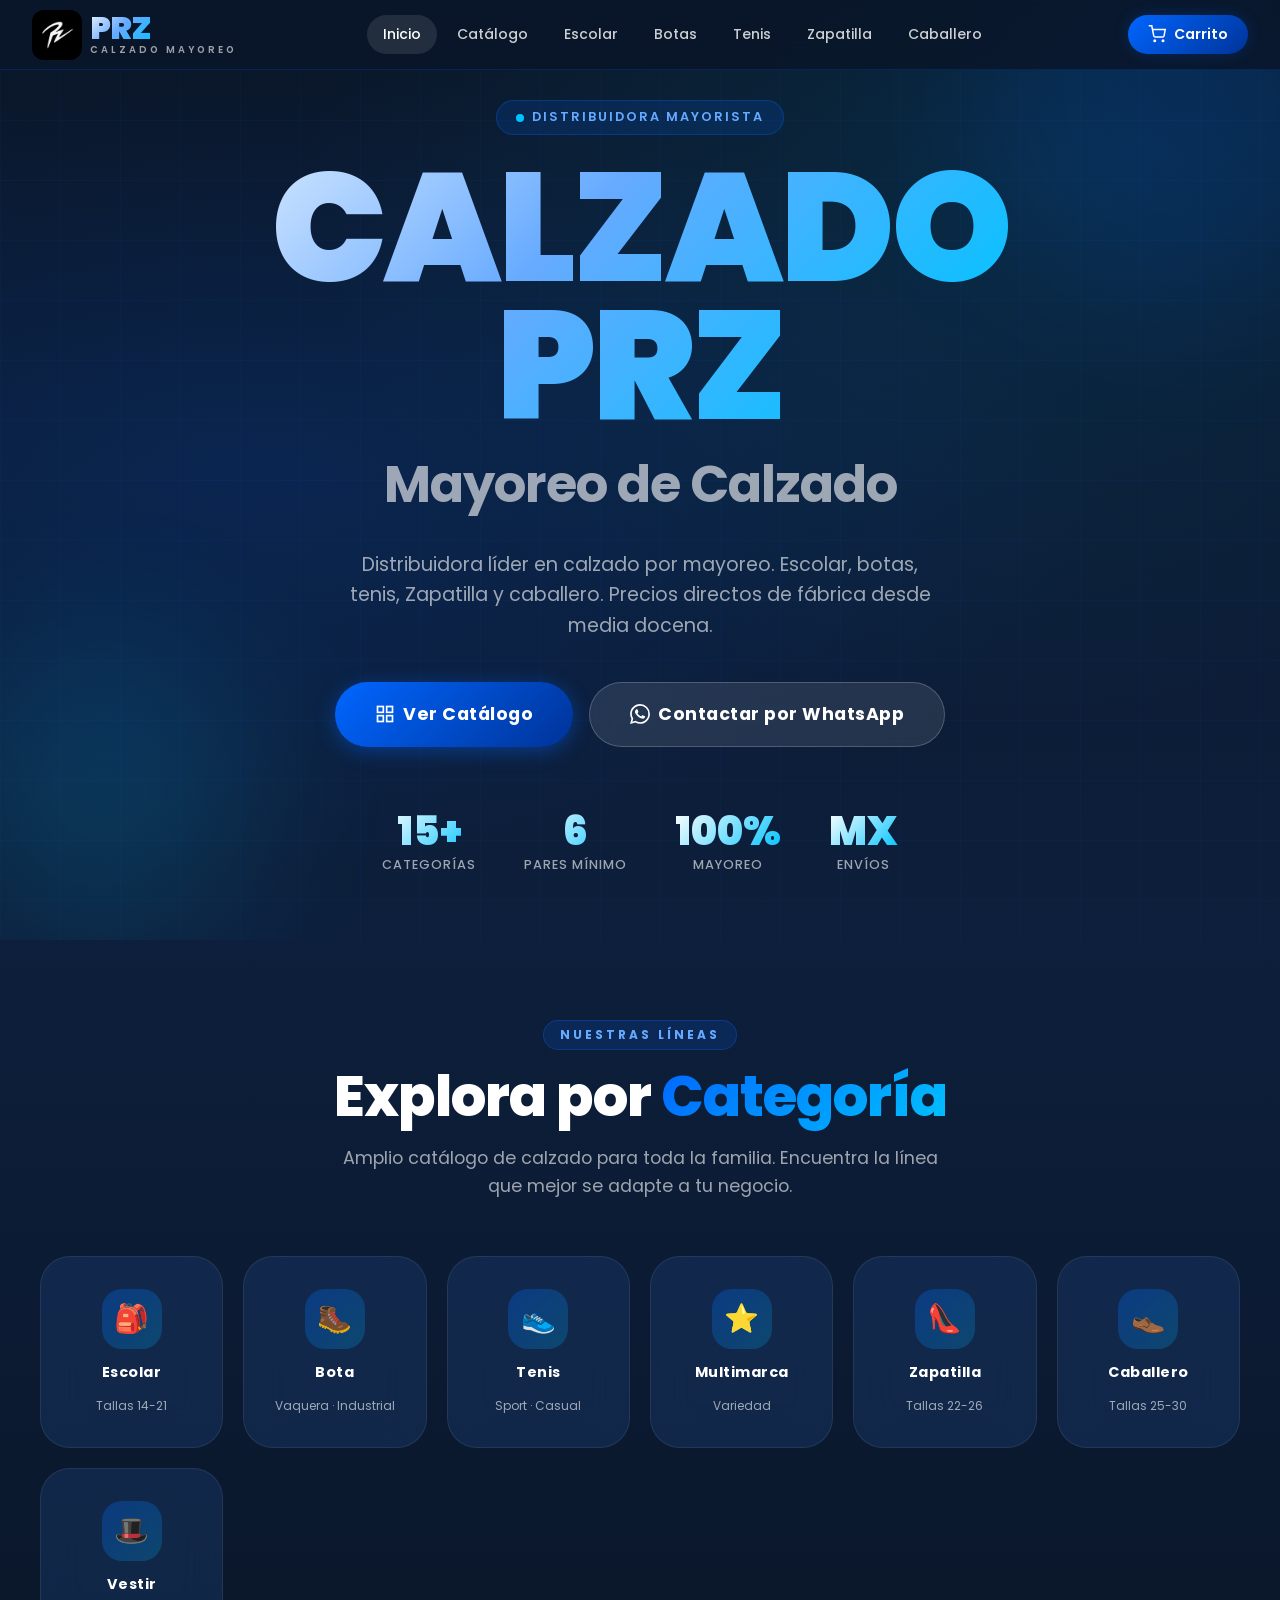
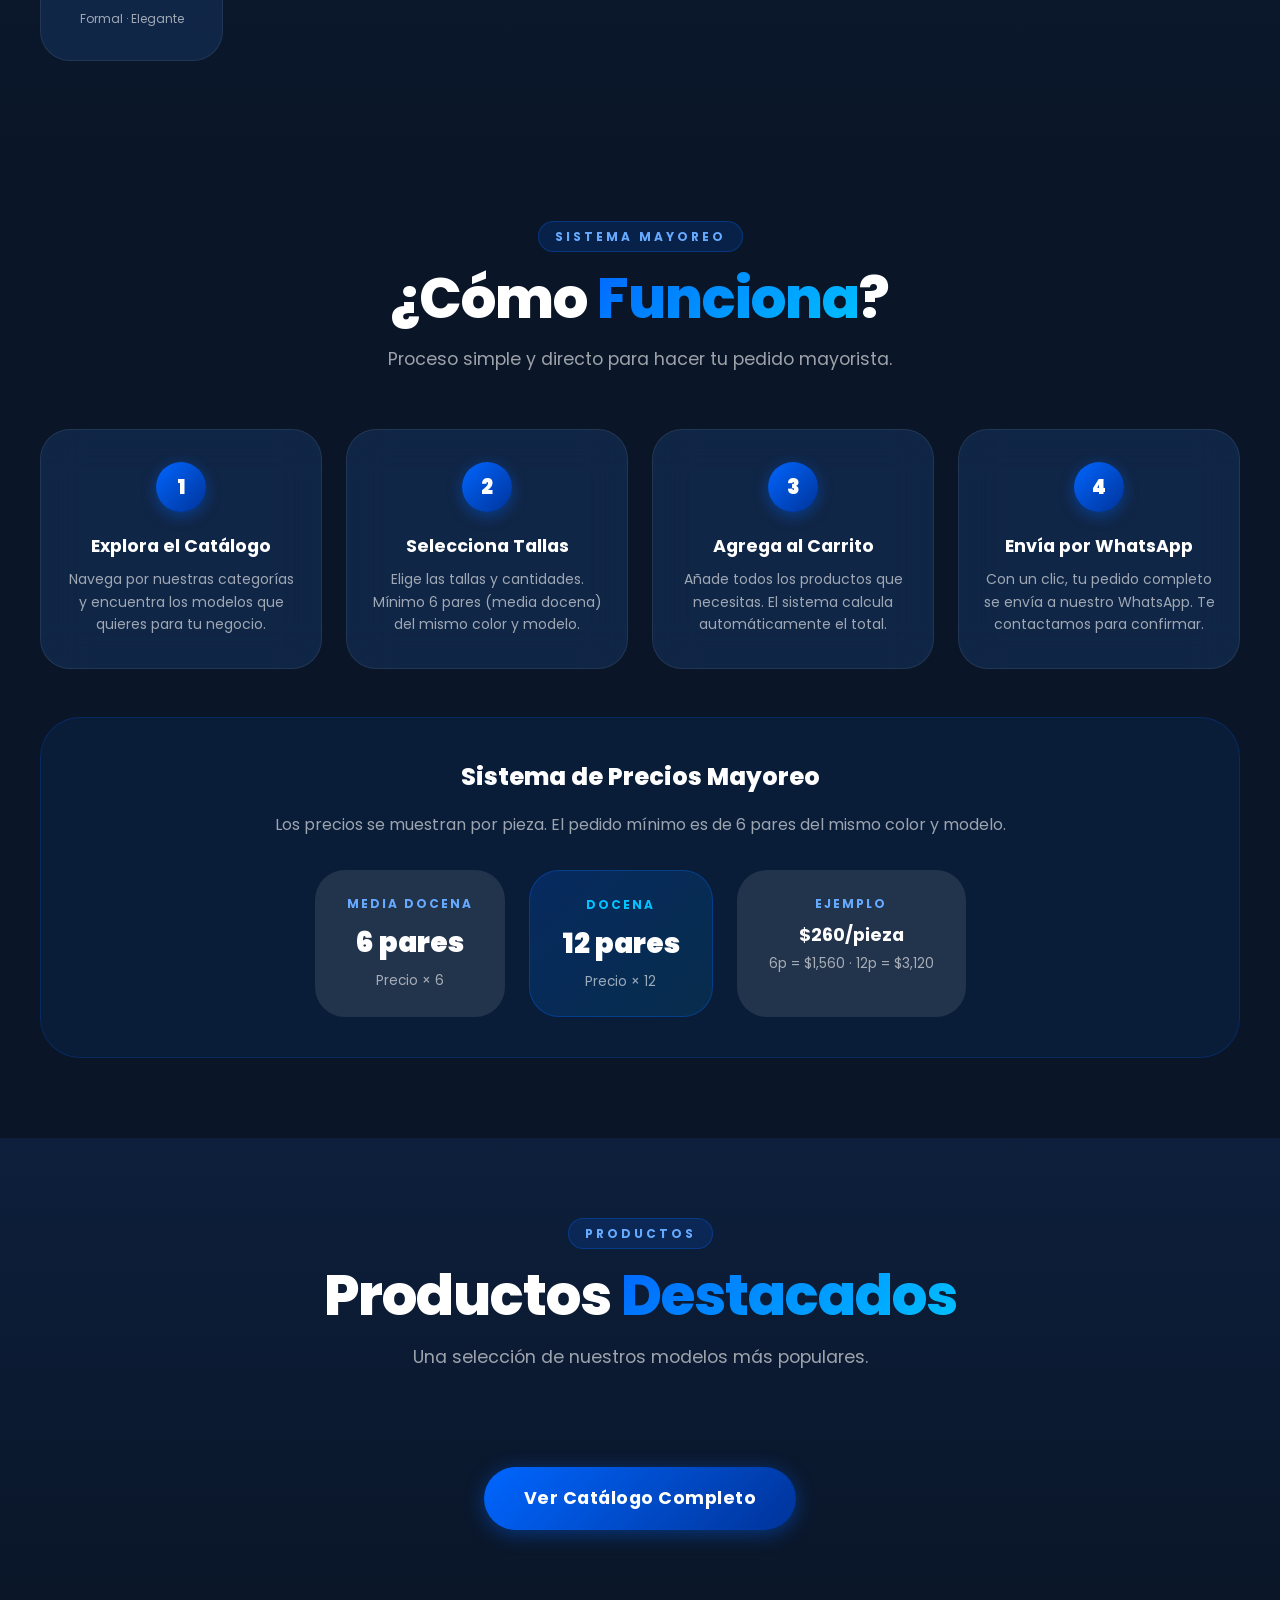
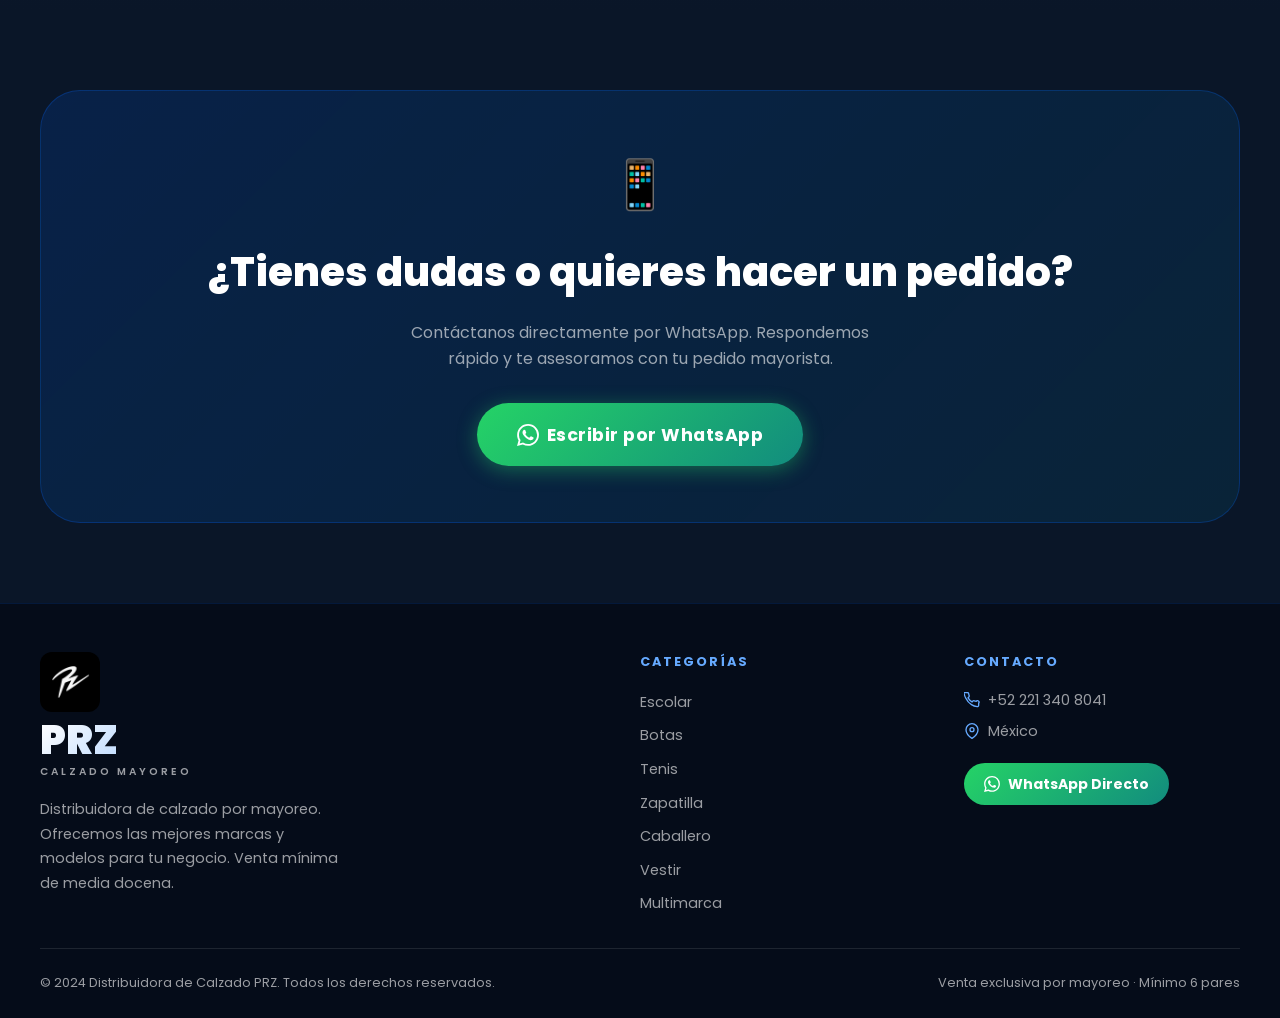
<file: index.html>
﻿
<!DOCTYPE html>
<html lang="es">
<head>
  <meta charset="UTF-8">
  <meta name="viewport" content="width=device-width, initial-scale=1.0">
  <title>PRZ Calzado Mayoreo - Distribuidora de Calzado</title>
  <meta name="description" content="Distribuidora de calzado por mayoreo. Escolar, bota, tenis, Zapatilla, caballero y más. Mínimo media docena.">
  <link rel="preconnect" href="https://fonts.googleapis.com">
  <link rel="preconnect" href="https://fonts.gstatic.com" crossorigin>
  <link href="https://fonts.googleapis.com/css2?family=Poppins:wght@400;600;700;800&display=swap" rel="stylesheet">
  <link rel="stylesheet" href="style.css">
</head>
<body data-page="index">

  <!-- NAVBAR -->
  <nav class="navbar" id="navbar">
    <a href="index.html" class="nav-logo">
      <img src="logo/logo.jpg" alt="PRZ Logo" style="height:50px;width:auto;border-radius:var(--radius-sm);">
      <div>
        <span class="logo-text">PRZ</span>
        <span class="logo-sub">Calzado Mayoreo</span>
      </div>
    </a>
    <div class="nav-links">
      <a href="index.html" class="active">Inicio</a>
      <a href="catalogo.html">Catálogo</a>
      <a href="catalogo.html?categoria=escolar">Escolar</a>
      <a href="catalogo.html?categoria=bota">Botas</a>
      <a href="catalogo.html?categoria=tenis">Tenis</a>
      <a href="catalogo.html?categoria=dama">Zapatilla</a>
      <a href="catalogo.html?categoria=caballero">Caballero</a>
    </div>
    <div class="nav-actions">
      <a href="carrito.html" class="cart-btn">
        <svg viewBox="0 0 24 24" fill="none" stroke="currentColor" stroke-width="2">
          <circle cx="9" cy="21" r="1"/><circle cx="20" cy="21" r="1"/>
          <path d="M1 1h4l2.68 13.39a2 2 0 0 0 2 1.61h9.72a2 2 0 0 0 2-1.61L23 6H6"/>
        </svg>
        Carrito
        <span class="cart-count hidden">0</span>
      </a>
      <button class="hamburger" id="hamburger" aria-label="Menú">
        <span></span><span></span><span></span>
      </button>
    </div>
  </nav>

  <!-- MOBILE NAV -->
  <div class="mobile-nav" id="mobile-nav">
    <a href="index.html">Inicio</a>
    <a href="catalogo.html">Catálogo Completo</a>
    <a href="catalogo.html?categoria=escolar">Escolar</a>
    <a href="catalogo.html?categoria=bota">Botas</a>
    <a href="catalogo.html?categoria=tenis">Tenis</a>
    <a href="catalogo.html?categoria=dama">Zapatilla</a>
    <a href="catalogo.html?categoria=caballero">Caballero</a>
    <a href="carrito.html">🛒 Carrito</a>
  </div>

  <!-- HERO -->
  <section class="hero">
    <div class="hero-bg-grid"></div>
    <div class="hero-shape hero-shape-1"></div>
    <div class="hero-shape hero-shape-2"></div>
    <div class="hero-content">
      <div class="hero-badge">Distribuidora Mayorista</div>
      <h1 class="hero-title">CALZADO<br>PRZ</h1>
      <p class="hero-title-sub">Mayoreo de Calzado</p>
      <p class="hero-description">
        Distribuidora líder en calzado por mayoreo. Escolar, botas, tenis, Zapatilla y caballero.
        Precios directos de fábrica desde media docena.
      </p>
      <div class="hero-actions">
        <a href="catalogo.html" class="btn btn-primary btn-lg">
          <svg viewBox="0 0 24 24" fill="none" stroke="currentColor" stroke-width="2" width="20" height="20">
            <rect x="3" y="3" width="7" height="7"/><rect x="14" y="3" width="7" height="7"/>
            <rect x="14" y="14" width="7" height="7"/><rect x="3" y="14" width="7" height="7"/>
          </svg>
          Ver Catálogo
        </a>
        <a href="https://wa.me/522213408041" target="_blank" class="btn btn-secondary btn-lg">
          <svg viewBox="0 0 24 24" fill="currentColor" width="20" height="20">
            <path d="M17.472 14.382c-.297-.149-1.758-.867-2.03-.967-.273-.099-.471-.148-.67.15-.197.297-.767.966-.94 1.164-.173.199-.347.223-.644.075-.297-.15-1.255-.463-2.39-1.475-.883-.788-1.48-1.761-1.653-2.059-.173-.297-.018-.458.13-.606.134-.133.298-.347.446-.52.149-.174.198-.298.298-.497.099-.198.05-.371-.025-.52-.075-.149-.669-1.612-.916-2.207-.242-.579-.487-.5-.669-.51-.173-.008-.371-.01-.57-.01-.198 0-.52.074-.792.372-.272.297-1.04 1.016-1.04 2.479 0 1.462 1.065 2.875 1.213 3.074.149.198 2.096 3.2 5.077 4.487.709.306 1.262.489 1.694.625.712.227 1.36.195 1.871.118.571-.085 1.758-.719 2.006-1.413.248-.694.248-1.289.173-1.413-.074-.124-.272-.198-.57-.347m-5.421 7.403h-.004a9.87 9.87 0 01-5.031-1.378l-.361-.214-3.741.982.998-3.648-.235-.374a9.86 9.86 0 01-1.51-5.26c.001-5.45 4.436-9.884 9.888-9.884 2.64 0 5.122 1.03 6.988 2.898a9.825 9.825 0 012.893 6.994c-.003 5.45-4.437 9.884-9.885 9.884m8.413-18.297A11.815 11.815 0 0012.05 0C5.495 0 .16 5.335.157 11.892c0 2.096.547 4.142 1.588 5.945L.057 24l6.305-1.654a11.882 11.882 0 005.683 1.448h.005c6.554 0 11.89-5.335 11.893-11.893a11.821 11.821 0 00-3.48-8.413z"/>
          </svg>
          Contactar por WhatsApp
        </a>
      </div>
      <div class="hero-stats">
        <div class="hero-stat">
          <div class="stat-number">15+</div>
          <div class="stat-label">Categorías</div>
        </div>
        <div class="hero-stat">
          <div class="stat-number">6</div>
          <div class="stat-label">Pares mínimo</div>
        </div>
        <div class="hero-stat">
          <div class="stat-number">100%</div>
          <div class="stat-label">Mayoreo</div>
        </div>
        <div class="hero-stat">
          <div class="stat-number">MX</div>
          <div class="stat-label">Envíos</div>
        </div>
      </div>
    </div>
  </section>

  <!-- CATEGORÍAS -->
  <section class="section section-alt">
    <div class="container">
      <div class="section-header">
        <span class="section-tag">Nuestras Líneas</span>
        <h2 class="section-title">Explora por <span>Categoría</span></h2>
        <p class="section-subtitle">Amplio catálogo de calzado para toda la familia. Encuentra la línea que mejor se adapte a tu negocio.</p>
      </div>
      <div class="categories-grid">
        <a href="catalogo.html?categoria=escolar" class="category-card">
          <div class="category-icon">🎒</div>
          <span class="category-name">Escolar</span>
          <span class="category-count">Tallas 14-21</span>
        </a>
        <a href="catalogo.html?categoria=bota" class="category-card">
          <div class="category-icon">🥾</div>
          <span class="category-name">Bota</span>
          <span class="category-count">Vaquera · Industrial</span>
        </a>
        <a href="catalogo.html?categoria=tenis" class="category-card">
          <div class="category-icon">👟</div>
          <span class="category-name">Tenis</span>
          <span class="category-count">Sport · Casual</span>
        </a>
        <a href="catalogo.html?categoria=multimarca" class="category-card">
          <div class="category-icon">⭐</div>
          <span class="category-name">Multimarca</span>
          <span class="category-count">Variedad</span>
        </a>
        <a href="catalogo.html?categoria=dama" class="category-card">
          <div class="category-icon">👠</div>
          <span class="category-name">Zapatilla</span>
          <span class="category-count">Tallas 22-26</span>
        </a>
        <a href="catalogo.html?categoria=caballero" class="category-card">
          <div class="category-icon">👞</div>
          <span class="category-name">Caballero</span>
          <span class="category-count">Tallas 25-30</span>
        </a>
        <a href="catalogo.html?categoria=vestir" class="category-card">
          <div class="category-icon">🎩</div>
          <span class="category-name">Vestir</span>
          <span class="category-count">Formal · Elegante</span>
        </a>
      </div>
    </div>
  </section>

  <!-- CÓMO FUNCIONA -->
  <section class="section">
    <div class="container">
      <div class="section-header">
        <span class="section-tag">Sistema Mayoreo</span>
        <h2 class="section-title">¿Cómo <span>Funciona</span>?</h2>
        <p class="section-subtitle">Proceso simple y directo para hacer tu pedido mayorista.</p>
      </div>
      <div class="steps-grid">
        <div class="step-card">
          <div class="step-number">1</div>
          <h3 class="step-title">Explora el Catálogo</h3>
          <p class="step-desc">Navega por nuestras categorías y encuentra los modelos que quieres para tu negocio.</p>
        </div>
        <div class="step-card">
          <div class="step-number">2</div>
          <h3 class="step-title">Selecciona Tallas</h3>
          <p class="step-desc">Elige las tallas y cantidades. Mínimo 6 pares (media docena) del mismo color y modelo.</p>
        </div>
        <div class="step-card">
          <div class="step-number">3</div>
          <h3 class="step-title">Agrega al Carrito</h3>
          <p class="step-desc">Añade todos los productos que necesitas. El sistema calcula automáticamente el total.</p>
        </div>
        <div class="step-card">
          <div class="step-number">4</div>
          <h3 class="step-title">Envía por WhatsApp</h3>
          <p class="step-desc">Con un clic, tu pedido completo se envía a nuestro WhatsApp. Te contactamos para confirmar.</p>
        </div>
      </div>

      <!-- Mayoreo info -->
      <div style="margin-top:3rem;background:rgba(0,102,255,0.08);border:1px solid rgba(0,102,255,0.2);border-radius:var(--radius-xl);padding:2.5rem;text-align:center">
        <h3 style="font-size:1.5rem;font-weight:800;margin-bottom:1rem">Sistema de Precios Mayoreo</h3>
        <p style="color:var(--white-60);margin-bottom:2rem">Los precios se muestran por pieza. El pedido mínimo es de 6 pares del mismo color y modelo.</p>
        <div style="display:flex;gap:1.5rem;justify-content:center;flex-wrap:wrap">
          <div style="background:var(--white-10);border-radius:var(--radius-lg);padding:1.5rem 2rem;min-width:180px">
            <div style="font-size:0.75rem;font-weight:700;letter-spacing:2px;text-transform:uppercase;color:var(--blue-light);margin-bottom:0.5rem">Media Docena</div>
            <div style="font-size:1.75rem;font-weight:900">6 pares</div>
            <div style="font-size:0.85rem;color:var(--white-60);margin-top:0.25rem">Precio × 6</div>
          </div>
          <div style="background:linear-gradient(135deg,rgba(0,102,255,0.2),rgba(0,195,255,0.1));border:1px solid rgba(0,102,255,0.3);border-radius:var(--radius-lg);padding:1.5rem 2rem;min-width:180px">
            <div style="font-size:0.75rem;font-weight:700;letter-spacing:2px;text-transform:uppercase;color:var(--accent);margin-bottom:0.5rem">Docena</div>
            <div style="font-size:1.75rem;font-weight:900">12 pares</div>
            <div style="font-size:0.85rem;color:var(--white-60);margin-top:0.25rem">Precio × 12</div>
          </div>
          <div style="background:var(--white-10);border-radius:var(--radius-lg);padding:1.5rem 2rem;min-width:180px">
            <div style="font-size:0.75rem;font-weight:700;letter-spacing:2px;text-transform:uppercase;color:var(--blue-light);margin-bottom:0.5rem">Ejemplo</div>
            <div style="font-size:1.1rem;font-weight:700">$260/pieza</div>
            <div style="font-size:0.85rem;color:var(--white-60);margin-top:0.25rem">6p = $1,560 · 12p = $3,120</div>
          </div>
        </div>
      </div>
    </div>
  </section>

  <!-- PRODUCTOS DESTACADOS -->
  <section class="section section-alt">
    <div class="container">
      <div class="section-header">
        <span class="section-tag">Productos</span>
        <h2 class="section-title">Productos <span>Destacados</span></h2>
        <p class="section-subtitle">Una selección de nuestros modelos más populares.</p>
      </div>
      <div class="products-grid" id="featured-products">
        <!-- Rendered by JS -->
      </div>
      <div style="text-align:center;margin-top:2.5rem">
        <a href="catalogo.html" class="btn btn-primary btn-lg">Ver Catálogo Completo</a>
      </div>
    </div>
  </section>

  <!-- CTA WHATSAPP -->
  <section class="section">
    <div class="container">
      <div style="background:linear-gradient(135deg,rgba(0,102,255,0.15),rgba(0,195,255,0.08));border:1px solid rgba(0,102,255,0.25);border-radius:var(--radius-xl);padding:3.5rem 2rem;text-align:center">
        <div style="font-size:3rem;margin-bottom:1rem">📱</div>
        <h2 style="font-size:clamp(1.75rem,4vw,2.5rem);font-weight:800;margin-bottom:1rem">¿Tienes dudas o quieres hacer un pedido?</h2>
        <p style="color:var(--white-60);max-width:500px;margin:0 auto 2rem;font-size:1rem">Contáctanos directamente por WhatsApp. Respondemos rápido y te asesoramos con tu pedido mayorista.</p>
        <a href="https://wa.me/522213408041?text=Hola%2C%20me%20interesa%20hacer%20un%20pedido%20mayorista%20de%20calzado%20PRZ" target="_blank" class="btn btn-whatsapp btn-lg">
          <svg viewBox="0 0 24 24" fill="currentColor" width="22" height="22">
            <path d="M17.472 14.382c-.297-.149-1.758-.867-2.03-.967-.273-.099-.471-.148-.67.15-.197.297-.767.966-.94 1.164-.173.199-.347.223-.644.075-.297-.15-1.255-.463-2.39-1.475-.883-.788-1.48-1.761-1.653-2.059-.173-.297-.018-.458.13-.606.134-.133.298-.347.446-.52.149-.174.198-.298.298-.497.099-.198.05-.371-.025-.52-.075-.149-.669-1.612-.916-2.207-.242-.579-.487-.5-.669-.51-.173-.008-.371-.01-.57-.01-.198 0-.52.074-.792.372-.272.297-1.04 1.016-1.04 2.479 0 1.462 1.065 2.875 1.213 3.074.149.198 2.096 3.2 5.077 4.487.709.306 1.262.489 1.694.625.712.227 1.36.195 1.871.118.571-.085 1.758-.719 2.006-1.413.248-.694.248-1.289.173-1.413-.074-.124-.272-.198-.57-.347m-5.421 7.403h-.004a9.87 9.87 0 01-5.031-1.378l-.361-.214-3.741.982.998-3.648-.235-.374a9.86 9.86 0 01-1.51-5.26c.001-5.45 4.436-9.884 9.888-9.884 2.64 0 5.122 1.03 6.988 2.898a9.825 9.825 0 012.893 6.994c-.003 5.45-4.437 9.884-9.885 9.884m8.413-18.297A11.815 11.815 0 0012.05 0C5.495 0 .16 5.335.157 11.892c0 2.096.547 4.142 1.588 5.945L.057 24l6.305-1.654a11.882 11.882 0 005.683 1.448h.005c6.554 0 11.89-5.335 11.893-11.893a11.821 11.821 0 00-3.48-8.413z"/>
          </svg>
          Escribir por WhatsApp
        </a>
      </div>
    </div>
  </section>

  <!-- FOOTER -->
  <footer class="footer">
    <div class="footer-grid">
      <div class="footer-brand">
        <img src="logo/logo.jpg" alt="PRZ Logo" style="height:60px;width:auto;border-radius:var(--radius-sm);margin-bottom:0.5rem;">
        <span class="logo-text">PRZ</span>
        <span class="logo-sub">Calzado Mayoreo</span>
        <p>Distribuidora de calzado por mayoreo. Ofrecemos las mejores marcas y modelos para tu negocio. Venta mínima de media docena.</p>
      </div>
      <div class="footer-col">
        <h4>Categorías</h4>
        <ul>
          <li><a href="catalogo.html?categoria=escolar">Escolar</a></li>
          <li><a href="catalogo.html?categoria=bota">Botas</a></li>
          <li><a href="catalogo.html?categoria=tenis">Tenis</a></li>
          <li><a href="catalogo.html?categoria=dama">Zapatilla</a></li>
          <li><a href="catalogo.html?categoria=caballero">Caballero</a></li>
          <li><a href="catalogo.html?categoria=vestir">Vestir</a></li>
          <li><a href="catalogo.html?categoria=multimarca">Multimarca</a></li>
        </ul>
      </div>
      <div class="footer-col">
        <h4>Contacto</h4>
        <div class="footer-contact-item">
          <svg viewBox="0 0 24 24" fill="none" stroke="currentColor" stroke-width="2">
            <path d="M22 16.92v3a2 2 0 01-2.18 2 19.79 19.79 0 01-8.63-3.07A19.5 19.5 0 013.07 9.81a19.79 19.79 0 01-3.07-8.67A2 2 0 012 .84h3a2 2 0 012 1.72c.127.96.361 1.903.7 2.81a2 2 0 01-.45 2.11L6.09 8.91a16 16 0 006 6l1.27-1.27a2 2 0 012.11-.45c.907.339 1.85.573 2.81.7A2 2 0 0122 16.92z"/>
          </svg>
          +52 221 340 8041
        </div>
        <div class="footer-contact-item">
          <svg viewBox="0 0 24 24" fill="none" stroke="currentColor" stroke-width="2">
            <path d="M21 10c0 7-9 13-9 13s-9-6-9-13a9 9 0 0118 0z"/><circle cx="12" cy="10" r="3"/>
          </svg>
          México
        </div>
        <a href="https://wa.me/522213408041" target="_blank" class="footer-whatsapp">
          <svg viewBox="0 0 24 24" fill="currentColor" width="16" height="16">
            <path d="M17.472 14.382c-.297-.149-1.758-.867-2.03-.967-.273-.099-.471-.148-.67.15-.197.297-.767.966-.94 1.164-.173.199-.347.223-.644.075-.297-.15-1.255-.463-2.39-1.475-.883-.788-1.48-1.761-1.653-2.059-.173-.297-.018-.458.13-.606.134-.133.298-.347.446-.52.149-.174.198-.298.298-.497.099-.198.05-.371-.025-.52-.075-.149-.669-1.612-.916-2.207-.242-.579-.487-.5-.669-.51-.173-.008-.371-.01-.57-.01-.198 0-.52.074-.792.372-.272.297-1.04 1.016-1.04 2.479 0 1.462 1.065 2.875 1.213 3.074.149.198 2.096 3.2 5.077 4.487.709.306 1.262.489 1.694.625.712.227 1.36.195 1.871.118.571-.085 1.758-.719 2.006-1.413.248-.694.248-1.289.173-1.413-.074-.124-.272-.198-.57-.347m-5.421 7.403h-.004a9.87 9.87 0 01-5.031-1.378l-.361-.214-3.741.982.998-3.648-.235-.374a9.86 9.86 0 01-1.51-5.26c.001-5.45 4.436-9.884 9.888-9.884 2.64 0 5.122 1.03 6.988 2.898a9.825 9.825 0 012.893 6.994c-.003 5.45-4.437 9.884-9.885 9.884m8.413-18.297A11.815 11.815 0 0012.05 0C5.495 0 .16 5.335.157 11.892c0 2.096.547 4.142 1.588 5.945L.057 24l6.305-1.654a11.882 11.882 0 005.683 1.448h.005c6.554 0 11.89-5.335 11.893-11.893a11.821 11.821 0 00-3.48-8.413z"/>
          </svg>
          WhatsApp Directo
        </a>
      </div>
    </div>
    <div class="footer-bottom">
      <span>© 2024 Distribuidora de Calzado PRZ. Todos los derechos reservados.</span>
      <span>Venta exclusiva por mayoreo · Mínimo 6 pares</span>
    </div>
  </footer>

  <script src="app.js" defer charset="utf-8"></script>
</body>
</html>
</file>
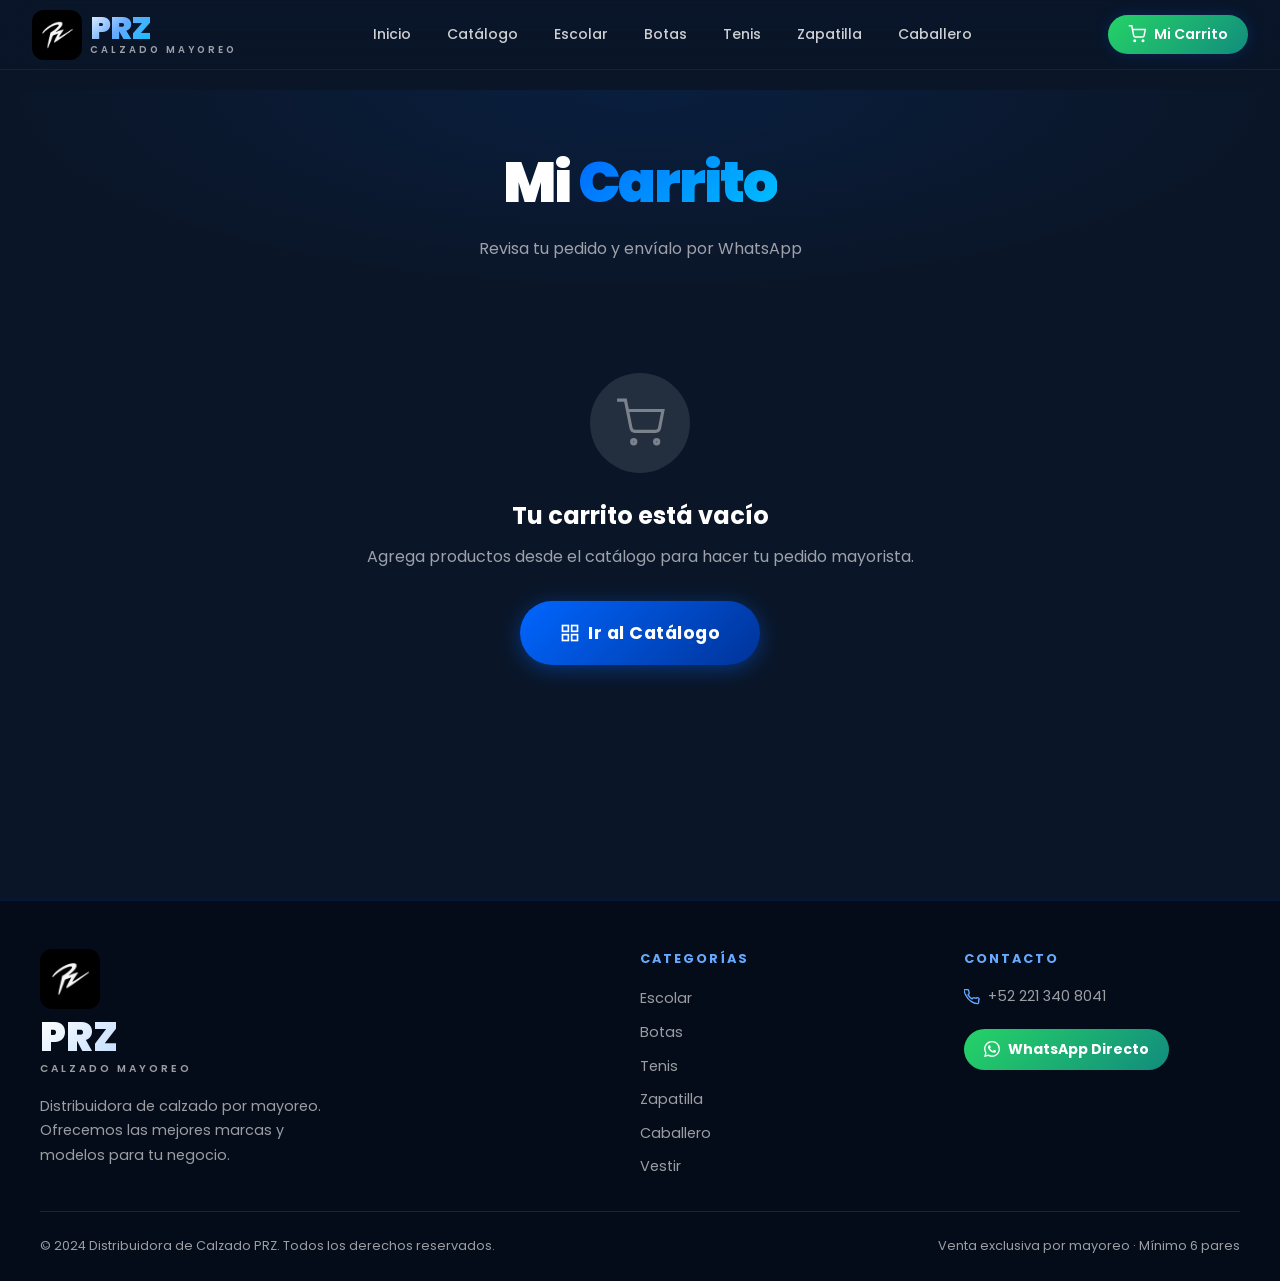
<file: carrito.html>
﻿
<!DOCTYPE html>
<html lang="es">
<head>
  <meta charset="UTF-8">
  <meta name="viewport" content="width=device-width, initial-scale=1.0">
  <title>Carrito - PRZ Calzado Mayoreo</title>
  <meta name="description" content="Tu carrito de pedido mayorista. Revisa tu pedido y envíalo por WhatsApp.">
  <link rel="preconnect" href="https://fonts.googleapis.com">
  <link rel="preconnect" href="https://fonts.gstatic.com" crossorigin>
  <link href="https://fonts.googleapis.com/css2?family=Poppins:wght@400;600;700;800&display=swap" rel="stylesheet">
  <link rel="stylesheet" href="style.css">
</head>
<body data-page="carrito">

  <!-- NAVBAR -->
  <nav class="navbar" id="navbar">
    <a href="index.html" class="nav-logo">
      <img src="logo/logo.jpg" alt="PRZ Logo" style="height:50px;width:auto;border-radius:var(--radius-sm);">
      <div>
        <span class="logo-text">PRZ</span>
        <span class="logo-sub">Calzado Mayoreo</span>
      </div>
    </a>
    <div class="nav-links">
      <a href="index.html">Inicio</a>
      <a href="catalogo.html">Catálogo</a>
      <a href="catalogo.html?categoria=escolar">Escolar</a>
      <a href="catalogo.html?categoria=bota">Botas</a>
      <a href="catalogo.html?categoria=tenis">Tenis</a>
      <a href="catalogo.html?categoria=dama">Zapatilla</a>
      <a href="catalogo.html?categoria=caballero">Caballero</a>
    </div>
    <div class="nav-actions">
      <a href="carrito.html" class="cart-btn" style="background:linear-gradient(135deg,#25D366,#128C7E)">
        <svg viewBox="0 0 24 24" fill="none" stroke="currentColor" stroke-width="2">
          <circle cx="9" cy="21" r="1"/><circle cx="20" cy="21" r="1"/>
          <path d="M1 1h4l2.68 13.39a2 2 0 0 0 2 1.61h9.72a2 2 0 0 0 2-1.61L23 6H6"/>
        </svg>
        Mi Carrito
        <span class="cart-count hidden">0</span>
      </a>
      <button class="hamburger" id="hamburger" aria-label="Menú">
        <span></span><span></span><span></span>
      </button>
    </div>
  </nav>

  <!-- MOBILE NAV -->
  <div class="mobile-nav" id="mobile-nav">
    <a href="index.html">Inicio</a>
    <a href="catalogo.html">Catálogo Completo</a>
    <a href="catalogo.html?categoria=escolar">Escolar</a>
    <a href="catalogo.html?categoria=bota">Botas</a>
    <a href="catalogo.html?categoria=tenis">Tenis</a>
    <a href="catalogo.html?categoria=dama">Zapatilla</a>
    <a href="catalogo.html?categoria=caballero">Caballero</a>
  </div>

  <!-- CART PAGE -->
  <main class="cart-page">
    <div class="page-header">
      <h1>Mi <span class="text-gradient">Carrito</span></h1>
      <p>Revisa tu pedido y envíalo por WhatsApp</p>
    </div>

    <!-- Empty Cart State -->
    <div id="cart-empty" class="container" style="display:none">
      <div class="empty-cart">
        <div class="empty-cart-icon">
          <svg viewBox="0 0 24 24" fill="none" stroke="currentColor" stroke-width="1.5" width="50" height="50">
            <circle cx="9" cy="21" r="1"/><circle cx="20" cy="21" r="1"/>
            <path d="M1 1h4l2.68 13.39a2 2 0 0 0 2 1.61h9.72a2 2 0 0 0 2-1.61L23 6H6"/>
          </svg>
        </div>
        <h2>Tu carrito está vacío</h2>
        <p>Agrega productos desde el catálogo para hacer tu pedido mayorista.</p>
        <a href="catalogo.html" class="btn btn-primary btn-lg">
          <svg viewBox="0 0 24 24" fill="none" stroke="currentColor" stroke-width="2" width="20" height="20">
            <rect x="3" y="3" width="7" height="7"/><rect x="14" y="3" width="7" height="7"/>
            <rect x="14" y="14" width="7" height="7"/><rect x="3" y="14" width="7" height="7"/>
          </svg>
          Ir al Catálogo
        </a>
      </div>
    </div>

    <!-- Cart with items -->
    <div id="cart-summary-section" class="cart-layout container" style="display:none">

      <!-- LEFT: Cart Items -->
      <div class="cart-items-section">
        <div style="display:flex;justify-content:space-between;align-items:center;margin-bottom:1rem">
          <h2 style="font-size:1.25rem;font-weight:700">Productos en tu pedido</h2>
          <button id="clear-cart-btn" class="btn btn-sm" style="background:rgba(255,68,68,0.1);color:#ff6666;border:1px solid rgba(255,68,68,0.2)">
            Vaciar carrito
          </button>
        </div>

        <div id="cart-items-container">
          <!-- Rendered by JS -->
        </div>

        <div style="margin-top:1.5rem">
          <a href="catalogo.html" class="btn btn-secondary btn-full">
            <svg viewBox="0 0 24 24" fill="none" stroke="currentColor" stroke-width="2" width="18" height="18">
              <line x1="19" y1="12" x2="5" y2="12"/><polyline points="12 19 5 12 12 5"/>
            </svg>
            Seguir comprando
          </a>
        </div>
      </div>

      <!-- RIGHT: Summary & Form -->
      <div>
        <div class="cart-summary">
          <h3 class="cart-summary-title">Resumen del Pedido</h3>

          <div class="summary-rows">
            <div class="summary-row">
              <span>Productos</span>
              <span id="summary-productos">0</span>
            </div>
            <div class="summary-row">
              <span>Total de pares</span>
              <span id="summary-pares">0</span>
            </div>
            <div class="summary-row total">
              <span>TOTAL</span>
              <span class="summary-value" id="summary-total">$0</span>
            </div>
          </div>

          <!-- Customer Form -->
          <div class="customer-form">
            <h4 style="font-size:0.85rem;font-weight:700;letter-spacing:1px;text-transform:uppercase;color:var(--white-60);margin-bottom:0.5rem">Datos del Cliente</h4>

            <div class="form-group">
              <label class="form-label" for="cliente-nombre">Nombre *</label>
              <input type="text" id="cliente-nombre" class="form-input" placeholder="Tu nombre o negocio" required>
            </div>

            <div class="form-group">
              <label class="form-label" for="cliente-telefono">Teléfono (opcional)</label>
              <input type="tel" id="cliente-telefono" class="form-input" placeholder="Tu número de contacto">
            </div>
          </div>

          <!-- WhatsApp Button -->
          <div style="margin-top:1.5rem">
            <button class="btn btn-whatsapp btn-full" id="send-whatsapp-btn">
              <svg viewBox="0 0 24 24" fill="currentColor" width="22" height="22">
                <path d="M17.472 14.382c-.297-.149-1.758-.867-2.03-.967-.273-.099-.471-.148-.67.15-.197.297-.767.966-.94 1.164-.173.199-.347.223-.644.075-.297-.15-1.255-.463-2.39-1.475-.883-.788-1.48-1.761-1.653-2.059-.173-.297-.018-.458.13-.606.134-.133.298-.347.446-.52.149-.174.198-.298.298-.497.099-.198.05-.371-.025-.52-.075-.149-.669-1.612-.916-2.207-.242-.579-.487-.5-.669-.51-.173-.008-.371-.01-.57-.01-.198 0-.52.074-.792.372-.272.297-1.04 1.016-1.04 2.479 0 1.462 1.065 2.875 1.213 3.074.149.198 2.096 3.2 5.077 4.487.709.306 1.262.489 1.694.625.712.227 1.36.195 1.871.118.571-.085 1.758-.719 2.006-1.413.248-.694.248-1.289.173-1.413-.074-.124-.272-.198-.57-.347m-5.421 7.403h-.004a9.87 9.87 0 01-5.031-1.378l-.361-.214-3.741.982.998-3.648-.235-.374a9.86 9.86 0 01-1.51-5.26c.001-5.45 4.436-9.884 9.888-9.884 2.64 0 5.122 1.03 6.988 2.898a9.825 9.825 0 012.893 6.994c-.003 5.45-4.437 9.884-9.885 9.884m8.413-18.297A11.815 11.815 0 0012.05 0C5.495 0 .16 5.335.157 11.892c0 2.096.547 4.142 1.588 5.945L.057 24l6.305-1.654a11.882 11.882 0 005.683 1.448h.005c6.554 0 11.89-5.335 11.893-11.893a11.821 11.821 0 00-3.48-8.413z"/>
              </svg>
              Enviar Pedido por WhatsApp
            </button>
            <p style="font-size:0.75rem;color:var(--white-60);text-align:center;margin-top:0.75rem">
              Se abrirá WhatsApp con tu pedido detallado listo para enviar.
            </p>
          </div>

          <!-- Contact info -->
          <div style="margin-top:1.25rem;padding-top:1.25rem;border-top:1px solid var(--white-10);text-align:center">
            <p style="font-size:0.8rem;color:var(--white-60)">¿Preguntas? Contáctanos directamente</p>
            <a href="https://wa.me/522213408041" target="_blank" style="font-size:0.9rem;font-weight:700;color:var(--accent)">+52 221 340 8041</a>
          </div>
        </div>
      </div>

    </div>
  </main>

  <!-- FOOTER -->
  <footer class="footer">
    <div class="footer-grid">
      <div class="footer-brand">
        <img src="logo/logo.jpg" alt="PRZ Logo" style="height:60px;width:auto;border-radius:var(--radius-sm);margin-bottom:0.5rem;">
        <span class="logo-text">PRZ</span>
        <span class="logo-sub">Calzado Mayoreo</span>
        <p>Distribuidora de calzado por mayoreo. Ofrecemos las mejores marcas y modelos para tu negocio.</p>
      </div>
      <div class="footer-col">
        <h4>Categorías</h4>
        <ul>
          <li><a href="catalogo.html?categoria=escolar">Escolar</a></li>
          <li><a href="catalogo.html?categoria=bota">Botas</a></li>
          <li><a href="catalogo.html?categoria=tenis">Tenis</a></li>
          <li><a href="catalogo.html?categoria=dama">Zapatilla</a></li>
          <li><a href="catalogo.html?categoria=caballero">Caballero</a></li>
          <li><a href="catalogo.html?categoria=vestir">Vestir</a></li>
        </ul>
      </div>
      <div class="footer-col">
        <h4>Contacto</h4>
        <div class="footer-contact-item">
          <svg viewBox="0 0 24 24" fill="none" stroke="currentColor" stroke-width="2">
            <path d="M22 16.92v3a2 2 0 01-2.18 2 19.79 19.79 0 01-8.63-3.07A19.5 19.5 0 013.07 9.81a19.79 19.79 0 01-3.07-8.67A2 2 0 012 .84h3a2 2 0 012 1.72c.127.96.361 1.903.7 2.81a2 2 0 01-.45 2.11L6.09 8.91a16 16 0 006 6l1.27-1.27a2 2 0 012.11-.45c.907.339 1.85.573 2.81.7A2 2 0 0122 16.92z"/>
          </svg>
          +52 221 340 8041
        </div>
        <a href="https://wa.me/522213408041" target="_blank" class="footer-whatsapp">
          <svg viewBox="0 0 24 24" fill="currentColor" width="16" height="16">
            <path d="M17.472 14.382c-.297-.149-1.758-.867-2.03-.967-.273-.099-.471-.148-.67.15-.197.297-.767.966-.94 1.164-.173.199-.347.223-.644.075-.297-.15-1.255-.463-2.39-1.475-.883-.788-1.48-1.761-1.653-2.059-.173-.297-.018-.458.13-.606.134-.133.298-.347.446-.52.149-.174.198-.298.298-.497.099-.198.05-.371-.025-.52-.075-.149-.669-1.612-.916-2.207-.242-.579-.487-.5-.669-.51-.173-.008-.371-.01-.57-.01-.198 0-.52.074-.792.372-.272.297-1.04 1.016-1.04 2.479 0 1.462 1.065 2.875 1.213 3.074.149.198 2.096 3.2 5.077 4.487.709.306 1.262.489 1.694.625.712.227 1.36.195 1.871.118.571-.085 1.758-.719 2.006-1.413.248-.694.248-1.289.173-1.413-.074-.124-.272-.198-.57-.347m-5.421 7.403h-.004a9.87 9.87 0 01-5.031-1.378l-.361-.214-3.741.982.998-3.648-.235-.374a9.86 9.86 0 01-1.51-5.26c.001-5.45 4.436-9.884 9.888-9.884 2.64 0 5.122 1.03 6.988 2.898a9.825 9.825 0 012.893 6.994c-.003 5.45-4.437 9.884-9.885 9.884m8.413-18.297A11.815 11.815 0 0012.05 0C5.495 0 .16 5.335.157 11.892c0 2.096.547 4.142 1.588 5.945L.057 24l6.305-1.654a11.882 11.882 0 005.683 1.448h.005c6.554 0 11.89-5.335 11.893-11.893a11.821 11.821 0 00-3.48-8.413z"/>
          </svg>
          WhatsApp Directo
        </a>
      </div>
    </div>
    <div class="footer-bottom">
      <span>© 2024 Distribuidora de Calzado PRZ. Todos los derechos reservados.</span>
      <span>Venta exclusiva por mayoreo · Mínimo 6 pares</span>
    </div>
  </footer>

  <script src="app.js" defer charset="utf-8"></script>
</body>
</html>
</file>
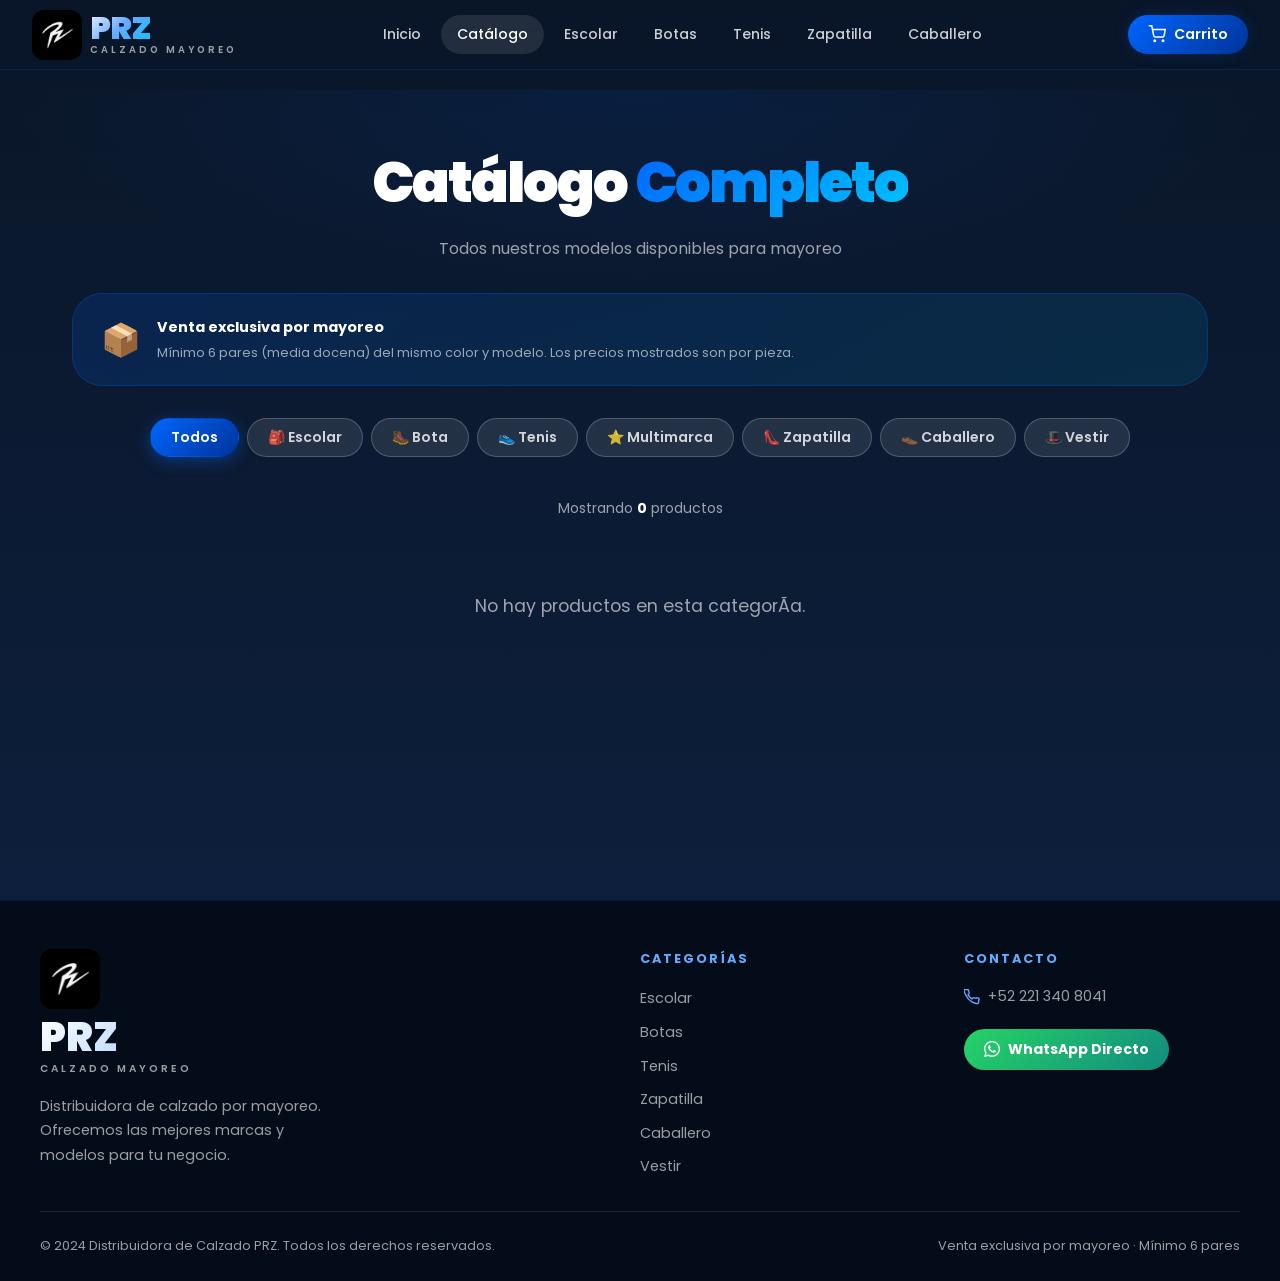
<file: catalogo.html>
﻿
<!DOCTYPE html>
<html lang="es">
<head>
  <meta charset="UTF-8">
  <meta name="viewport" content="width=device-width, initial-scale=1.0">
  <title>Catálogo - PRZ Calzado Mayoreo</title>
  <meta name="description" content="Catálogo completo de calzado por mayoreo. Escolar, botas, tenis, Zapatilla, caballero y más.">
  <link rel="preconnect" href="https://fonts.googleapis.com">
  <link rel="preconnect" href="https://fonts.gstatic.com" crossorigin>
  <link href="https://fonts.googleapis.com/css2?family=Poppins:wght@400;600;700;800&display=swap" rel="stylesheet">
  <link rel="stylesheet" href="style.css">
</head>
<body data-page="catalogo">

  <!-- NAVBAR -->
  <nav class="navbar" id="navbar">
    <a href="index.html" class="nav-logo">
      <img src="logo/logo.jpg" alt="PRZ Logo" style="height:50px;width:auto;border-radius:var(--radius-sm);">
      <div>
        <span class="logo-text">PRZ</span>
        <span class="logo-sub">Calzado Mayoreo</span>
      </div>
    </a>
    <div class="nav-links">
      <a href="index.html">Inicio</a>
      <a href="catalogo.html" class="active">Catálogo</a>
      <a href="catalogo.html?categoria=escolar">Escolar</a>
      <a href="catalogo.html?categoria=bota">Botas</a>
      <a href="catalogo.html?categoria=tenis">Tenis</a>
      <a href="catalogo.html?categoria=dama">Zapatilla</a>
      <a href="catalogo.html?categoria=caballero">Caballero</a>
    </div>
    <div class="nav-actions">
      <a href="carrito.html" class="cart-btn">
        <svg viewBox="0 0 24 24" fill="none" stroke="currentColor" stroke-width="2">
          <circle cx="9" cy="21" r="1"/><circle cx="20" cy="21" r="1"/>
          <path d="M1 1h4l2.68 13.39a2 2 0 0 0 2 1.61h9.72a2 2 0 0 0 2-1.61L23 6H6"/>
        </svg>
        Carrito
        <span class="cart-count hidden">0</span>
      </a>
      <button class="hamburger" id="hamburger" aria-label="Menú">
        <span></span><span></span><span></span>
      </button>
    </div>
  </nav>

  <!-- MOBILE NAV -->
  <div class="mobile-nav" id="mobile-nav">
    <a href="index.html">Inicio</a>
    <a href="catalogo.html">Catálogo Completo</a>
    <a href="catalogo.html?categoria=escolar">Escolar</a>
    <a href="catalogo.html?categoria=bota">Botas</a>
    <a href="catalogo.html?categoria=tenis">Tenis</a>
    <a href="catalogo.html?categoria=dama">Zapatilla</a>
    <a href="catalogo.html?categoria=caballero">Caballero</a>
    <a href="carrito.html">🛒 Carrito</a>
  </div>

  <!-- CATALOG PAGE -->
  <main class="catalog-page">
    <div class="page-header">
      <h1>Catálogo <span class="text-gradient">Completo</span></h1>
      <p>Todos nuestros modelos disponibles para mayoreo</p>
    </div>

    <div class="container" style="padding: 0 2rem;">
      <!-- Mayoreo Banner -->
      <div class="mayoreo-banner">
        <span class="banner-icon">📦</span>
        <div class="banner-text">
          <h4>Venta exclusiva por mayoreo</h4>
          <p>Mínimo 6 pares (media docena) del mismo color y modelo. Los precios mostrados son por pieza.</p>
        </div>
      </div>

      <!-- Filter Tabs -->
      <div class="filter-tabs">
        <button class="filter-tab active" data-filter="todos">Todos</button>
        <button class="filter-tab" data-filter="escolar">🎒 Escolar</button>
        <button class="filter-tab" data-filter="bota">🥾 Bota</button>
        <button class="filter-tab" data-filter="tenis">👟 Tenis</button>
        <button class="filter-tab" data-filter="multimarca">⭐ Multimarca</button>
        <button class="filter-tab" data-filter="dama">👠 Zapatilla</button>
        <button class="filter-tab" data-filter="caballero">👞 Caballero</button>
        <button class="filter-tab" data-filter="vestir">🎩 Vestir</button>
      </div>

      <!-- Results info -->
      <p class="catalog-results-info" id="results-info">Cargando productos...</p>

      <!-- Products Grid -->
      <div class="products-grid" id="products-container">
        <!-- Rendered by JS -->
      </div>
    </div>

    <!-- Bottom padding -->
    <div style="height: 4rem;"></div>
  </main>

  <!-- FOOTER -->
  <footer class="footer">
    <div class="footer-grid">
      <div class="footer-brand">
        <img src="logo/logo.jpg" alt="PRZ Logo" style="height:60px;width:auto;border-radius:var(--radius-sm);margin-bottom:0.5rem;">
        <span class="logo-text">PRZ</span>
        <span class="logo-sub">Calzado Mayoreo</span>
        <p>Distribuidora de calzado por mayoreo. Ofrecemos las mejores marcas y modelos para tu negocio.</p>
      </div>
      <div class="footer-col">
        <h4>Categorías</h4>
        <ul>
          <li><a href="catalogo.html?categoria=escolar">Escolar</a></li>
          <li><a href="catalogo.html?categoria=bota">Botas</a></li>
          <li><a href="catalogo.html?categoria=tenis">Tenis</a></li>
          <li><a href="catalogo.html?categoria=dama">Zapatilla</a></li>
          <li><a href="catalogo.html?categoria=caballero">Caballero</a></li>
          <li><a href="catalogo.html?categoria=vestir">Vestir</a></li>
        </ul>
      </div>
      <div class="footer-col">
        <h4>Contacto</h4>
        <div class="footer-contact-item">
          <svg viewBox="0 0 24 24" fill="none" stroke="currentColor" stroke-width="2">
            <path d="M22 16.92v3a2 2 0 01-2.18 2 19.79 19.79 0 01-8.63-3.07A19.5 19.5 0 013.07 9.81a19.79 19.79 0 01-3.07-8.67A2 2 0 012 .84h3a2 2 0 012 1.72c.127.96.361 1.903.7 2.81a2 2 0 01-.45 2.11L6.09 8.91a16 16 0 006 6l1.27-1.27a2 2 0 012.11-.45c.907.339 1.85.573 2.81.7A2 2 0 0122 16.92z"/>
          </svg>
          +52 221 340 8041
        </div>
        <a href="https://wa.me/522213408041" target="_blank" class="footer-whatsapp">
          <svg viewBox="0 0 24 24" fill="currentColor" width="16" height="16">
            <path d="M17.472 14.382c-.297-.149-1.758-.867-2.03-.967-.273-.099-.471-.148-.67.15-.197.297-.767.966-.94 1.164-.173.199-.347.223-.644.075-.297-.15-1.255-.463-2.39-1.475-.883-.788-1.48-1.761-1.653-2.059-.173-.297-.018-.458.13-.606.134-.133.298-.347.446-.52.149-.174.198-.298.298-.497.099-.198.05-.371-.025-.52-.075-.149-.669-1.612-.916-2.207-.242-.579-.487-.5-.669-.51-.173-.008-.371-.01-.57-.01-.198 0-.52.074-.792.372-.272.297-1.04 1.016-1.04 2.479 0 1.462 1.065 2.875 1.213 3.074.149.198 2.096 3.2 5.077 4.487.709.306 1.262.489 1.694.625.712.227 1.36.195 1.871.118.571-.085 1.758-.719 2.006-1.413.248-.694.248-1.289.173-1.413-.074-.124-.272-.198-.57-.347m-5.421 7.403h-.004a9.87 9.87 0 01-5.031-1.378l-.361-.214-3.741.982.998-3.648-.235-.374a9.86 9.86 0 01-1.51-5.26c.001-5.45 4.436-9.884 9.888-9.884 2.64 0 5.122 1.03 6.988 2.898a9.825 9.825 0 012.893 6.994c-.003 5.45-4.437 9.884-9.885 9.884m8.413-18.297A11.815 11.815 0 0012.05 0C5.495 0 .16 5.335.157 11.892c0 2.096.547 4.142 1.588 5.945L.057 24l6.305-1.654a11.882 11.882 0 005.683 1.448h.005c6.554 0 11.89-5.335 11.893-11.893a11.821 11.821 0 00-3.48-8.413z"/>
          </svg>
          WhatsApp Directo
        </a>
      </div>
    </div>
    <div class="footer-bottom">
      <span>© 2024 Distribuidora de Calzado PRZ. Todos los derechos reservados.</span>
      <span>Venta exclusiva por mayoreo · Mínimo 6 pares</span>
    </div>
  </footer>

  <script src="app.js" defer charset="utf-8"></script>
</body>
</html>
</file>
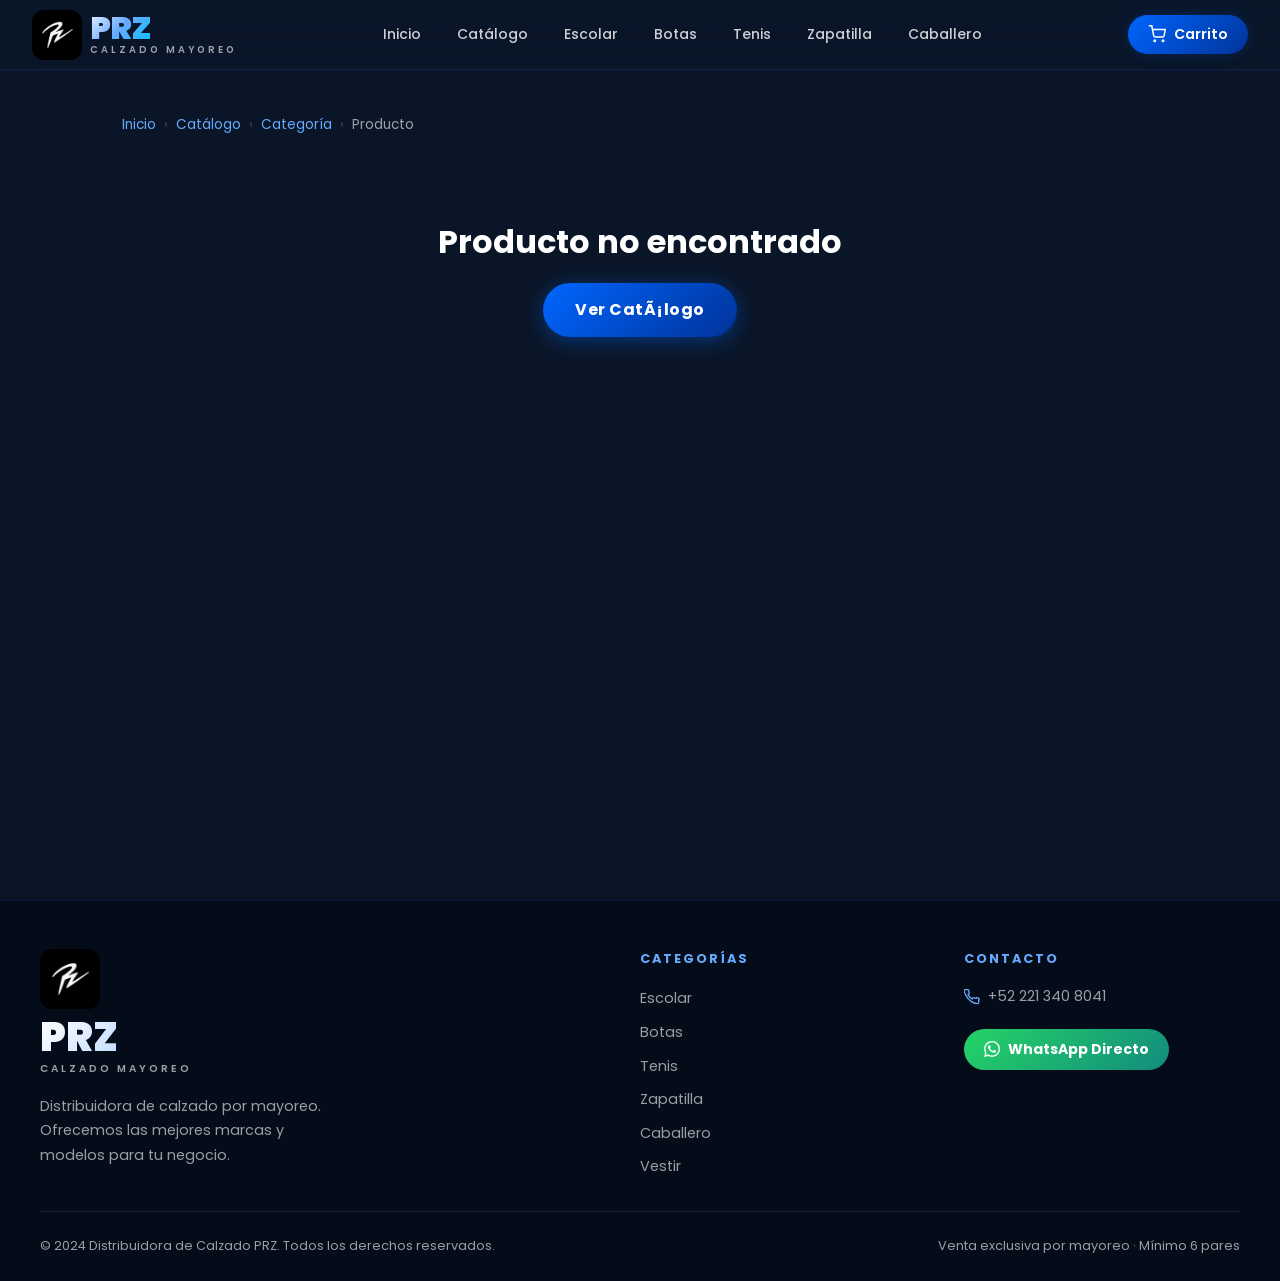
<file: producto.html>
﻿
<!DOCTYPE html>
<html lang="es">
<head>
  <meta charset="UTF-8">
  <meta name="viewport" content="width=device-width, initial-scale=1.0">
  <title>Producto - PRZ Calzado Mayoreo</title>
  <meta name="description" content="Detalle de producto. Selecciona tallas y cantidades para tu pedido mayorista.">
  <link rel="preconnect" href="https://fonts.googleapis.com">
  <link rel="preconnect" href="https://fonts.gstatic.com" crossorigin>
  <link href="https://fonts.googleapis.com/css2?family=Poppins:wght@400;600;700;800&display=swap" rel="stylesheet">
  <link rel="stylesheet" href="style.css">
</head>
<body data-page="producto">

  <!-- NAVBAR -->
  <nav class="navbar" id="navbar">
    <a href="index.html" class="nav-logo">
      <img src="logo/logo.jpg" alt="PRZ Logo" style="height:50px;width:auto;border-radius:var(--radius-sm);">
      <div>
        <span class="logo-text">PRZ</span>
        <span class="logo-sub">Calzado Mayoreo</span>
      </div>
    </a>
    <div class="nav-links">
      <a href="index.html">Inicio</a>
      <a href="catalogo.html">Catálogo</a>
      <a href="catalogo.html?categoria=escolar">Escolar</a>
      <a href="catalogo.html?categoria=bota">Botas</a>
      <a href="catalogo.html?categoria=tenis">Tenis</a>
      <a href="catalogo.html?categoria=dama">Zapatilla</a>
      <a href="catalogo.html?categoria=caballero">Caballero</a>
    </div>
    <div class="nav-actions">
      <a href="carrito.html" class="cart-btn">
        <svg viewBox="0 0 24 24" fill="none" stroke="currentColor" stroke-width="2">
          <circle cx="9" cy="21" r="1"/><circle cx="20" cy="21" r="1"/>
          <path d="M1 1h4l2.68 13.39a2 2 0 0 0 2 1.61h9.72a2 2 0 0 0 2-1.61L23 6H6"/>
        </svg>
        Carrito
        <span class="cart-count hidden">0</span>
      </a>
      <button class="hamburger" id="hamburger" aria-label="Menú">
        <span></span><span></span><span></span>
      </button>
    </div>
  </nav>

  <!-- MOBILE NAV -->
  <div class="mobile-nav" id="mobile-nav">
    <a href="index.html">Inicio</a>
    <a href="catalogo.html">Catálogo Completo</a>
    <a href="catalogo.html?categoria=escolar">Escolar</a>
    <a href="catalogo.html?categoria=bota">Botas</a>
    <a href="catalogo.html?categoria=tenis">Tenis</a>
    <a href="catalogo.html?categoria=dama">Zapatilla</a>
    <a href="catalogo.html?categoria=caballero">Caballero</a>
    <a href="carrito.html">🛒 Carrito</a>
  </div>

  <!-- PRODUCT DETAIL PAGE -->
  <main class="product-detail-page">

    <!-- Breadcrumb -->
    <nav class="breadcrumb" aria-label="Breadcrumb">
      <a href="index.html">Inicio</a>
      <span class="sep">›</span>
      <a href="catalogo.html">Catálogo</a>
      <span class="sep">›</span>
      <a href="#" id="breadcrumb-cat">Categoría</a>
      <span class="sep">›</span>
      <span id="breadcrumb-product">Producto</span>
    </nav>

    <div id="product-detail-content">
      <div class="product-detail-layout">

        <!-- LEFT: Image -->
        <div>
          <div class="product-detail-image" id="product-detail-image">
            <svg viewBox="0 0 100 60" fill="none" xmlns="http://www.w3.org/2000/svg">
              <path d="M5 45 C5 45 15 20 35 18 C45 17 55 22 65 25 C75 28 85 30 90 28 L95 45 C95 45 80 52 60 50 C40 48 20 50 10 48 Z" stroke="white" stroke-width="2.5" fill="none" stroke-linejoin="round"/>
              <path d="M35 18 C35 18 38 10 45 8 C52 6 58 10 60 15" stroke="white" stroke-width="2.5" fill="none" stroke-linecap="round"/>
              <path d="M10 48 L5 45" stroke="white" stroke-width="2.5" stroke-linecap="round"/>
              <path d="M40 25 L42 18" stroke="white" stroke-width="2" stroke-linecap="round" opacity="0.6"/>
              <path d="M55 27 L57 20" stroke="white" stroke-width="2" stroke-linecap="round" opacity="0.6"/>
            </svg>
          </div>

          <!-- Mayoreo info card -->
          <div style="margin-top:1.5rem;background:rgba(0,102,255,0.08);border:1px solid rgba(0,102,255,0.2);border-radius:var(--radius-lg);padding:1.25rem">
            <h4 style="font-size:0.8rem;font-weight:700;letter-spacing:2px;text-transform:uppercase;color:var(--blue-light);margin-bottom:0.75rem">Precios Mayoreo</h4>
            <div style="display:flex;flex-direction:column;gap:0.5rem">
              <div style="display:flex;justify-content:space-between;font-size:0.9rem;color:var(--white-80)">
                <span>Media docena (6 pares)</span>
                <span id="price-media-doc" style="font-weight:700;color:var(--white)">—</span>
              </div>
              <div style="display:flex;justify-content:space-between;font-size:0.9rem;color:var(--white-80)">
                <span>Docena (12 pares)</span>
                <span id="price-docena" style="font-weight:700;color:var(--accent)">—</span>
              </div>
            </div>
          </div>
        </div>

        <!-- RIGHT: Info -->
        <div class="product-detail-info">
          <div class="product-detail-category" id="product-category">Categoría</div>
          <h1 class="product-detail-name" id="product-name">Cargando...</h1>
          <p class="product-detail-desc" id="product-desc"></p>

          <!-- Price -->
          <div class="price-display">
            <div class="price-label">Precio por pieza</div>
            <div class="price-value" id="product-price">$0</div>
            <div class="price-note">Venta mínima: 6 pares del mismo color y modelo</div>
          </div>

          <!-- Tallas -->
          <div class="tallas-section">
            <div class="tallas-title">Selecciona Tallas y Cantidades</div>
            <p style="font-size:0.8rem;color:var(--white-60);margin-bottom:0.5rem">
              Usa los botones +/− para agregar de 6 en 6 (media docena), o escribe la cantidad directamente.
            </p>
            <div class="tallas-grid" id="tallas-container">
              <!-- Rendered by JS -->
            </div>
          </div>

          <!-- Calculator -->
          <div class="calculator-box">
            <div class="calc-title">Calculadora de Pedido</div>
            <div class="calc-row">
              <span>Total de pares</span>
              <span class="calc-value" id="calc-pares">0</span>
            </div>
            <div class="calc-row">
              <span>Medias docenas</span>
              <span class="calc-value" id="calc-media-doc">0</span>
            </div>
            <div class="calc-row">
              <span>Docenas completas</span>
              <span class="calc-value" id="calc-docenas">0</span>
            </div>
            <div class="calc-row total">
              <span>Total a pagar</span>
              <span class="calc-value" id="calc-total">$0</span>
            </div>
          </div>

          <!-- Minimum status -->
          <div id="minimum-status">
            <div class="minimum-warning">⚠️ Selecciona al menos 6 pares (media docena) del mismo modelo</div>
          </div>

          <!-- Add to cart button -->
          <button class="btn btn-primary btn-lg btn-full" id="add-to-cart-btn" disabled>
            <svg viewBox="0 0 24 24" fill="none" stroke="currentColor" stroke-width="2" width="20" height="20">
              <circle cx="9" cy="21" r="1"/><circle cx="20" cy="21" r="1"/>
              <path d="M1 1h4l2.68 13.39a2 2 0 0 0 2 1.61h9.72a2 2 0 0 0 2-1.61L23 6H6"/>
            </svg>
            Agregar al Carrito
          </button>

          <a href="carrito.html" class="btn btn-secondary btn-full" style="text-align:center">
            Ver Carrito
          </a>
        </div>

      </div>
    </div>
  </main>

  <!-- FOOTER -->
  <footer class="footer">
    <div class="footer-grid">
      <div class="footer-brand">
        <img src="logo/logo.jpg" alt="PRZ Logo" style="height:60px;width:auto;border-radius:var(--radius-sm);margin-bottom:0.5rem;">
        <span class="logo-text">PRZ</span>
        <span class="logo-sub">Calzado Mayoreo</span>
        <p>Distribuidora de calzado por mayoreo. Ofrecemos las mejores marcas y modelos para tu negocio.</p>
      </div>
      <div class="footer-col">
        <h4>Categorías</h4>
        <ul>
          <li><a href="catalogo.html?categoria=escolar">Escolar</a></li>
          <li><a href="catalogo.html?categoria=bota">Botas</a></li>
          <li><a href="catalogo.html?categoria=tenis">Tenis</a></li>
          <li><a href="catalogo.html?categoria=dama">Zapatilla</a></li>
          <li><a href="catalogo.html?categoria=caballero">Caballero</a></li>
          <li><a href="catalogo.html?categoria=vestir">Vestir</a></li>
        </ul>
      </div>
      <div class="footer-col">
        <h4>Contacto</h4>
        <div class="footer-contact-item">
          <svg viewBox="0 0 24 24" fill="none" stroke="currentColor" stroke-width="2">
            <path d="M22 16.92v3a2 2 0 01-2.18 2 19.79 19.79 0 01-8.63-3.07A19.5 19.5 0 013.07 9.81a19.79 19.79 0 01-3.07-8.67A2 2 0 012 .84h3a2 2 0 012 1.72c.127.96.361 1.903.7 2.81a2 2 0 01-.45 2.11L6.09 8.91a16 16 0 006 6l1.27-1.27a2 2 0 012.11-.45c.907.339 1.85.573 2.81.7A2 2 0 0122 16.92z"/>
          </svg>
          +52 221 340 8041
        </div>
        <a href="https://wa.me/522213408041" target="_blank" class="footer-whatsapp">
          <svg viewBox="0 0 24 24" fill="currentColor" width="16" height="16">
            <path d="M17.472 14.382c-.297-.149-1.758-.867-2.03-.967-.273-.099-.471-.148-.67.15-.197.297-.767.966-.94 1.164-.173.199-.347.223-.644.075-.297-.15-1.255-.463-2.39-1.475-.883-.788-1.48-1.761-1.653-2.059-.173-.297-.018-.458.13-.606.134-.133.298-.347.446-.52.149-.174.198-.298.298-.497.099-.198.05-.371-.025-.52-.075-.149-.669-1.612-.916-2.207-.242-.579-.487-.5-.669-.51-.173-.008-.371-.01-.57-.01-.198 0-.52.074-.792.372-.272.297-1.04 1.016-1.04 2.479 0 1.462 1.065 2.875 1.213 3.074.149.198 2.096 3.2 5.077 4.487.709.306 1.262.489 1.694.625.712.227 1.36.195 1.871.118.571-.085 1.758-.719 2.006-1.413.248-.694.248-1.289.173-1.413-.074-.124-.272-.198-.57-.347m-5.421 7.403h-.004a9.87 9.87 0 01-5.031-1.378l-.361-.214-3.741.982.998-3.648-.235-.374a9.86 9.86 0 01-1.51-5.26c.001-5.45 4.436-9.884 9.888-9.884 2.64 0 5.122 1.03 6.988 2.898a9.825 9.825 0 012.893 6.994c-.003 5.45-4.437 9.884-9.885 9.884m8.413-18.297A11.815 11.815 0 0012.05 0C5.495 0 .16 5.335.157 11.892c0 2.096.547 4.142 1.588 5.945L.057 24l6.305-1.654a11.882 11.882 0 005.683 1.448h.005c6.554 0 11.89-5.335 11.893-11.893a11.821 11.821 0 00-3.48-8.413z"/>
          </svg>
          WhatsApp Directo
        </a>
      </div>
    </div>
    <div class="footer-bottom">
      <span>© 2024 Distribuidora de Calzado PRZ. Todos los derechos reservados.</span>
      <span>Venta exclusiva por mayoreo · Mínimo 6 pares</span>
    </div>
  </footer>

  <script src="app.js" defer charset="utf-8"></script>
  <script defer>
    // Update price preview cards after product loads
    document.addEventListener('DOMContentLoaded', () => {
      setTimeout(() => {
        const urlParams = new URLSearchParams(window.location.search);
        const id = parseInt(urlParams.get('id'));
        const producto = PRODUCTOS.find(p => p.id === id);
        if (producto) {
          const mediaDoc = document.getElementById('price-media-doc');
          const docena = document.getElementById('price-docena');
          if (mediaDoc) mediaDoc.textContent = formatCurrency(producto.precio * 6);
          if (docena) docena.textContent = formatCurrency(producto.precio * 12);
        }
      }, 50);
    });
  </script>
</body>
</html>
</file>
<file: style.css>
/* ============================================
   PRZ CALZADO MAYOREO - Global Styles
   ============================================ */

@import url('https://fonts.googleapis.com/css2?family=Poppins:wght@300;400;500;600;700;800;900&display=swap');

/* ---- CSS Custom Properties ---- */
:root {
  --bg-deep: #0A1628;
  --bg-mid: #0d1f3c;
  --bg-card: rgba(26, 58, 107, 0.45);
  --blue-dark: #003399;
  --blue-mid: #1a3a6b;
  --blue-bright: #0066ff;
  --blue-glow: #3385ff;
  --blue-light: #66aaff;
  --white: #ffffff;
  --white-80: rgba(255,255,255,0.8);
  --white-60: rgba(255,255,255,0.6);
  --white-20: rgba(255,255,255,0.2);
  --white-10: rgba(255,255,255,0.1);
  --accent: #00c3ff;
  --accent-2: #0066ff;
  --success: #00e676;
  --warning: #ffab00;
  --radius-sm: 12px;
  --radius-md: 20px;
  --radius-lg: 30px;
  --radius-xl: 40px;
  --radius-pill: 100px;
  --shadow-card: 0 8px 32px rgba(0, 102, 255, 0.15);
  --shadow-glow: 0 0 30px rgba(0, 102, 255, 0.3);
  --shadow-glow-sm: 0 0 15px rgba(0, 102, 255, 0.2);
  --transition: all 0.3s cubic-bezier(0.4, 0, 0.2, 1);
  --font: 'Poppins', sans-serif;
}

/* ---- Reset & Base ---- */
*, *::before, *::after {
  box-sizing: border-box;
  margin: 0;
  padding: 0;
}

html {
  scroll-behavior: smooth;
  font-size: 16px;
}

body {
  font-family: var(--font);
  background-color: var(--bg-deep);
  color: var(--white);
  line-height: 1.6;
  overflow-x: hidden;
  min-height: 100vh;
}

a {
  text-decoration: none;
  color: inherit;
  transition: var(--transition);
}

ul, ol {
  list-style: none;
}

img {
  max-width: 100%;
  display: block;
}

button {
  cursor: pointer;
  font-family: var(--font);
  border: none;
  outline: none;
}

input, select, textarea {
  font-family: var(--font);
  outline: none;
}

/* ============================================
   NAVBAR
   ============================================ */
.navbar {
  position: fixed;
  top: 0;
  left: 0;
  right: 0;
  z-index: 1000;
  padding: 0 2rem;
  height: 70px;
  display: flex;
  align-items: center;
  justify-content: space-between;
  background: rgba(10, 22, 40, 0.85);
  backdrop-filter: blur(20px);
  -webkit-backdrop-filter: blur(20px);
  border-bottom: 1px solid rgba(0, 102, 255, 0.2);
  transition: var(--transition);
}

.navbar.scrolled {
  background: rgba(10, 22, 40, 0.98);
  box-shadow: 0 4px 30px rgba(0, 0, 0, 0.4);
}

.nav-logo {
  display: flex;
  align-items: center;
  gap: 0.5rem;
  text-decoration: none;
}

.nav-logo .logo-text {
  font-size: 2rem;
  font-weight: 900;
  letter-spacing: -1px;
  background: linear-gradient(135deg, var(--white) 0%, var(--blue-light) 50%, var(--accent) 100%);
  -webkit-background-clip: text;
  -webkit-text-fill-color: transparent;
  background-clip: text;
  line-height: 1;
}

.nav-logo .logo-sub {
  font-size: 0.6rem;
  font-weight: 600;
  letter-spacing: 3px;
  text-transform: uppercase;
  color: var(--white-60);
  display: block;
  margin-top: -4px;
}

.nav-links {
  display: flex;
  align-items: center;
  gap: 0.25rem;
}

.nav-links a {
  padding: 0.5rem 1rem;
  border-radius: var(--radius-pill);
  font-size: 0.875rem;
  font-weight: 500;
  color: var(--white-80);
  transition: var(--transition);
}

.nav-links a:hover,
.nav-links a.active {
  background: var(--white-10);
  color: var(--white);
}

.nav-actions {
  display: flex;
  align-items: center;
  gap: 1rem;
}

.cart-btn {
  position: relative;
  display: flex;
  align-items: center;
  gap: 0.5rem;
  padding: 0.5rem 1.25rem;
  background: linear-gradient(135deg, var(--blue-bright), var(--blue-dark));
  border-radius: var(--radius-pill);
  font-size: 0.875rem;
  font-weight: 600;
  color: var(--white);
  transition: var(--transition);
  box-shadow: var(--shadow-glow-sm);
  text-decoration: none;
}

.cart-btn:hover {
  transform: translateY(-2px);
  box-shadow: var(--shadow-glow);
}

.cart-btn svg {
  width: 18px;
  height: 18px;
}

.cart-count {
  position: absolute;
  top: -6px;
  right: -6px;
  background: var(--accent);
  color: var(--bg-deep);
  font-size: 0.65rem;
  font-weight: 800;
  width: 20px;
  height: 20px;
  border-radius: 50%;
  display: flex;
  align-items: center;
  justify-content: center;
  border: 2px solid var(--bg-deep);
  transition: var(--transition);
}

.cart-count.hidden {
  display: none;
}

/* Hamburger */
.hamburger {
  display: none;
  flex-direction: column;
  gap: 5px;
  cursor: pointer;
  padding: 0.5rem;
  background: none;
  border: none;
}

.hamburger span {
  display: block;
  width: 24px;
  height: 2px;
  background: var(--white);
  border-radius: 2px;
  transition: var(--transition);
}

/* Mobile nav */
.mobile-nav {
  display: none;
  position: fixed;
  top: 70px;
  left: 0;
  right: 0;
  background: rgba(10, 22, 40, 0.98);
  backdrop-filter: blur(20px);
  padding: 1rem;
  border-bottom: 1px solid rgba(0, 102, 255, 0.2);
  z-index: 999;
  flex-direction: column;
  gap: 0.5rem;
}

.mobile-nav.open {
  display: flex;
}

.mobile-nav a {
  padding: 0.75rem 1rem;
  border-radius: var(--radius-sm);
  font-weight: 500;
  color: var(--white-80);
  transition: var(--transition);
}

.mobile-nav a:hover {
  background: var(--white-10);
  color: var(--white);
}

/* ============================================
   HERO SECTION
   ============================================ */
.hero {
  min-height: 100vh;
  display: flex;
  align-items: center;
  justify-content: center;
  position: relative;
  overflow: hidden;
  padding: 100px 2rem 4rem;
  background: radial-gradient(ellipse at 20% 50%, rgba(0, 102, 255, 0.15) 0%, transparent 60%),
              radial-gradient(ellipse at 80% 20%, rgba(0, 195, 255, 0.1) 0%, transparent 50%),
              linear-gradient(180deg, var(--bg-deep) 0%, var(--bg-mid) 100%);
}

.hero-bg-grid {
  position: absolute;
  inset: 0;
  background-image:
    linear-gradient(rgba(0, 102, 255, 0.05) 1px, transparent 1px),
    linear-gradient(90deg, rgba(0, 102, 255, 0.05) 1px, transparent 1px);
  background-size: 60px 60px;
  pointer-events: none;
}

.hero-content {
  position: relative;
  z-index: 1;
  text-align: center;
  max-width: 1100px;
  width: 100%;
}

.hero-badge {
  display: inline-flex;
  align-items: center;
  gap: 0.5rem;
  padding: 0.4rem 1.2rem;
  background: rgba(0, 102, 255, 0.15);
  border: 1px solid rgba(0, 102, 255, 0.3);
  border-radius: var(--radius-pill);
  font-size: 0.8rem;
  font-weight: 600;
  letter-spacing: 2px;
  text-transform: uppercase;
  color: var(--blue-light);
  margin-bottom: 1.5rem;
}

.hero-badge::before {
  content: '';
  width: 8px;
  height: 8px;
  background: var(--accent);
  border-radius: 50%;
  animation: pulse 2s infinite;
}

@keyframes pulse {
  0%, 100% { opacity: 1; transform: scale(1); }
  50% { opacity: 0.5; transform: scale(1.3); }
}

.hero-title {
  font-size: clamp(3.5rem, 12vw, 10rem);
  font-weight: 900;
  line-height: 0.9;
  letter-spacing: -4px;
  margin-bottom: 0.5rem;
  background: linear-gradient(135deg, var(--white) 0%, var(--blue-light) 40%, var(--accent) 80%);
  -webkit-background-clip: text;
  -webkit-text-fill-color: transparent;
  background-clip: text;
}

.hero-title-sub {
  font-size: clamp(1.5rem, 4vw, 3.5rem);
  font-weight: 700;
  letter-spacing: -1px;
  color: var(--white-60);
  margin-bottom: 1.5rem;
}

.hero-description {
  font-size: clamp(1rem, 2vw, 1.2rem);
  color: var(--white-60);
  max-width: 600px;
  margin: 0 auto 2.5rem;
  font-weight: 400;
}

.hero-actions {
  display: flex;
  gap: 1rem;
  justify-content: center;
  flex-wrap: wrap;
}

.hero-stats {
  display: flex;
  gap: 3rem;
  justify-content: center;
  margin-top: 4rem;
  flex-wrap: wrap;
}

.hero-stat {
  text-align: center;
}

.hero-stat .stat-number {
  font-size: 2.5rem;
  font-weight: 900;
  background: linear-gradient(135deg, var(--white), var(--accent));
  -webkit-background-clip: text;
  -webkit-text-fill-color: transparent;
  background-clip: text;
  line-height: 1;
}

.hero-stat .stat-label {
  font-size: 0.8rem;
  color: var(--white-60);
  font-weight: 500;
  letter-spacing: 1px;
  text-transform: uppercase;
  margin-top: 0.25rem;
}

/* Floating shapes */
.hero-shape {
  position: absolute;
  border-radius: 50%;
  filter: blur(80px);
  pointer-events: none;
  opacity: 0.15;
}

.hero-shape-1 {
  width: 400px;
  height: 400px;
  background: var(--blue-bright);
  top: -100px;
  right: -100px;
}

.hero-shape-2 {
  width: 300px;
  height: 300px;
  background: var(--accent);
  bottom: 0;
  left: -50px;
}

/* ============================================
   BUTTONS
   ============================================ */
.btn {
  display: inline-flex;
  align-items: center;
  justify-content: center;
  gap: 0.5rem;
  padding: 0.875rem 2rem;
  border-radius: var(--radius-pill);
  font-size: 1rem;
  font-weight: 700;
  letter-spacing: 0.5px;
  transition: var(--transition);
  cursor: pointer;
  border: none;
  text-decoration: none;
  white-space: nowrap;
}

.btn-primary {
  background: linear-gradient(135deg, var(--blue-bright) 0%, var(--blue-dark) 100%);
  color: var(--white);
  box-shadow: 0 4px 20px rgba(0, 102, 255, 0.4);
}

.btn-primary:hover {
  transform: translateY(-3px);
  box-shadow: 0 8px 30px rgba(0, 102, 255, 0.6);
}

.btn-primary:active {
  transform: translateY(-1px);
}

.btn-secondary {
  background: var(--white-10);
  color: var(--white);
  border: 1px solid var(--white-20);
  backdrop-filter: blur(10px);
}

.btn-secondary:hover {
  background: var(--white-20);
  transform: translateY(-3px);
}

.btn-outline {
  background: transparent;
  color: var(--blue-bright);
  border: 2px solid var(--blue-bright);
}

.btn-outline:hover {
  background: var(--blue-bright);
  color: var(--white);
  transform: translateY(-3px);
}

.btn-whatsapp {
  background: linear-gradient(135deg, #25D366, #128C7E);
  color: var(--white);
  box-shadow: 0 4px 20px rgba(37, 211, 102, 0.4);
  font-size: 1.1rem;
  padding: 1rem 2.5rem;
}

.btn-whatsapp:hover {
  transform: translateY(-3px);
  box-shadow: 0 8px 30px rgba(37, 211, 102, 0.6);
}

.btn-lg {
  padding: 1.1rem 2.5rem;
  font-size: 1.1rem;
}

.btn-sm {
  padding: 0.5rem 1.25rem;
  font-size: 0.85rem;
}

.btn-full {
  width: 100%;
}

.btn:disabled {
  opacity: 0.5;
  cursor: not-allowed;
  transform: none !important;
}

/* ============================================
   SECTIONS & LAYOUT
   ============================================ */
.section {
  padding: 5rem 2rem;
}

.section-alt {
  background: linear-gradient(180deg, var(--bg-mid) 0%, var(--bg-deep) 100%);
}

.container {
  max-width: 1200px;
  margin: 0 auto;
  width: 100%;
}

.section-header {
  text-align: center;
  margin-bottom: 3.5rem;
}

.section-tag {
  display: inline-block;
  padding: 0.3rem 1rem;
  background: rgba(0, 102, 255, 0.15);
  border: 1px solid rgba(0, 102, 255, 0.3);
  border-radius: var(--radius-pill);
  font-size: 0.75rem;
  font-weight: 700;
  letter-spacing: 3px;
  text-transform: uppercase;
  color: var(--blue-light);
  margin-bottom: 1rem;
}

.section-title {
  font-size: clamp(2rem, 5vw, 3.5rem);
  font-weight: 800;
  letter-spacing: -1px;
  line-height: 1.1;
  margin-bottom: 1rem;
}

.section-title span {
  background: linear-gradient(135deg, var(--blue-bright), var(--accent));
  -webkit-background-clip: text;
  -webkit-text-fill-color: transparent;
  background-clip: text;
}

.section-subtitle {
  font-size: 1.1rem;
  color: var(--white-60);
  max-width: 600px;
  margin: 0 auto;
}

/* ============================================
   CARDS & GLASSMORPHISM
   ============================================ */
.glass-card {
  background: var(--bg-card);
  backdrop-filter: blur(20px);
  -webkit-backdrop-filter: blur(20px);
  border: 1px solid rgba(255, 255, 255, 0.08);
  border-radius: var(--radius-lg);
  box-shadow: var(--shadow-card);
  transition: var(--transition);
}

.glass-card:hover {
  border-color: rgba(0, 102, 255, 0.3);
  box-shadow: var(--shadow-glow);
  transform: translateY(-4px);
}

/* ============================================
   CATEGORY CARDS (index.html)
   ============================================ */
.categories-grid {
  display: grid;
  grid-template-columns: repeat(auto-fill, minmax(160px, 1fr));
  gap: 1.25rem;
}

.category-card {
  background: var(--bg-card);
  backdrop-filter: blur(20px);
  border: 1px solid rgba(255, 255, 255, 0.08);
  border-radius: var(--radius-lg);
  padding: 2rem 1rem;
  text-align: center;
  cursor: pointer;
  transition: var(--transition);
  text-decoration: none;
  color: var(--white);
  display: flex;
  flex-direction: column;
  align-items: center;
  gap: 0.75rem;
}

.category-card:hover {
  background: rgba(0, 102, 255, 0.2);
  border-color: rgba(0, 102, 255, 0.4);
  transform: translateY(-6px);
  box-shadow: var(--shadow-glow);
}

.category-icon {
  width: 60px;
  height: 60px;
  background: linear-gradient(135deg, rgba(0, 102, 255, 0.3), rgba(0, 195, 255, 0.2));
  border-radius: var(--radius-md);
  display: flex;
  align-items: center;
  justify-content: center;
  font-size: 1.75rem;
  transition: var(--transition);
}

.category-card:hover .category-icon {
  background: linear-gradient(135deg, var(--blue-bright), var(--accent));
  transform: scale(1.1);
}

.category-name {
  font-size: 0.9rem;
  font-weight: 700;
  letter-spacing: 0.5px;
}

.category-count {
  font-size: 0.75rem;
  color: var(--white-60);
}

/* ============================================
   HOW IT WORKS SECTION
   ============================================ */
.steps-grid {
  display: grid;
  grid-template-columns: repeat(auto-fit, minmax(220px, 1fr));
  gap: 1.5rem;
}

.step-card {
  background: var(--bg-card);
  backdrop-filter: blur(20px);
  border: 1px solid rgba(255, 255, 255, 0.08);
  border-radius: var(--radius-lg);
  padding: 2rem 1.5rem;
  text-align: center;
  transition: var(--transition);
  position: relative;
  overflow: hidden;
}

.step-card::before {
  content: '';
  position: absolute;
  top: 0;
  left: 0;
  right: 0;
  height: 3px;
  background: linear-gradient(90deg, var(--blue-bright), var(--accent));
  opacity: 0;
  transition: var(--transition);
}

.step-card:hover::before {
  opacity: 1;
}

.step-card:hover {
  border-color: rgba(0, 102, 255, 0.3);
  transform: translateY(-4px);
  box-shadow: var(--shadow-glow);
}

.step-number {
  width: 50px;
  height: 50px;
  background: linear-gradient(135deg, var(--blue-bright), var(--blue-dark));
  border-radius: 50%;
  display: flex;
  align-items: center;
  justify-content: center;
  font-size: 1.25rem;
  font-weight: 900;
  margin: 0 auto 1.25rem;
  box-shadow: 0 4px 15px rgba(0, 102, 255, 0.4);
}

.step-title {
  font-size: 1.1rem;
  font-weight: 700;
  margin-bottom: 0.5rem;
}

.step-desc {
  font-size: 0.875rem;
  color: var(--white-60);
  line-height: 1.6;
}

/* ============================================
   PRODUCT CARDS
   ============================================ */
.products-grid {
  display: grid;
  grid-template-columns: repeat(auto-fill, minmax(260px, 1fr));
  gap: 1.5rem;
}

.product-card {
  background: var(--bg-card);
  backdrop-filter: blur(20px);
  border: 1px solid rgba(255, 255, 255, 0.08);
  border-radius: var(--radius-lg);
  overflow: hidden;
  transition: var(--transition);
  cursor: pointer;
  text-decoration: none;
  color: var(--white);
  display: flex;
  flex-direction: column;
}

.product-card:hover {
  border-color: rgba(0, 102, 255, 0.4);
  transform: translateY(-6px);
  box-shadow: var(--shadow-glow);
}

.product-image-placeholder {
  width: 100%;
  aspect-ratio: 9/16;
  background: linear-gradient(135deg, var(--blue-mid) 0%, rgba(0, 102, 255, 0.3) 50%, var(--bg-mid) 100%);
  display: flex;
  align-items: center;
  justify-content: center;
  position: relative;
  overflow: hidden;
}

.product-image-placeholder.has-image {
  background: #000;
}

.product-image-placeholder::before {
  content: '';
  position: absolute;
  inset: 0;
  background: radial-gradient(circle at 30% 40%, rgba(0, 195, 255, 0.15) 0%, transparent 60%);
}

.product-image-placeholder.has-image::before {
  display: none;
}

.product-image-placeholder svg {
  width: 80px;
  height: 80px;
  opacity: 0.4;
  position: relative;
  z-index: 1;
}

.product-badge {
  position: absolute;
  top: 12px;
  left: 12px;
  padding: 0.25rem 0.75rem;
  background: linear-gradient(135deg, var(--blue-bright), var(--blue-dark));
  border-radius: var(--radius-pill);
  font-size: 0.7rem;
  font-weight: 700;
  letter-spacing: 1px;
  text-transform: uppercase;
  z-index: 2;
}

.product-info {
  padding: 1.25rem;
  flex: 1;
  display: flex;
  flex-direction: column;
  gap: 0.5rem;
}

.product-category {
  font-size: 0.7rem;
  font-weight: 700;
  letter-spacing: 2px;
  text-transform: uppercase;
  color: var(--blue-light);
}

.product-name {
  font-size: 1rem;
  font-weight: 700;
  line-height: 1.3;
}

.product-price-row {
  display: flex;
  align-items: baseline;
  gap: 0.25rem;
  margin-top: auto;
  padding-top: 0.5rem;
}

.product-price {
  font-size: 1.5rem;
  font-weight: 900;
  color: var(--white);
}

.product-price-label {
  font-size: 0.75rem;
  color: var(--white-60);
}

.product-card-footer {
  padding: 0 1.25rem 1.25rem;
}

/* ============================================
   CATALOG PAGE
   ============================================ */
.catalog-page {
  padding-top: 90px;
  min-height: 100vh;
  background: linear-gradient(180deg, var(--bg-deep) 0%, var(--bg-mid) 100%);
}

.catalog-header {
  padding: 3rem 2rem 2rem;
  text-align: center;
}

.catalog-layout {
  display: flex;
  gap: 2rem;
  padding: 0 2rem 4rem;
  max-width: 1300px;
  margin: 0 auto;
}

/* Filter Tabs */
.filter-tabs {
  display: flex;
  flex-wrap: wrap;
  gap: 0.5rem;
  justify-content: center;
  margin-bottom: 2.5rem;
}

.filter-tab {
  padding: 0.5rem 1.25rem;
  border-radius: var(--radius-pill);
  font-size: 0.875rem;
  font-weight: 600;
  background: var(--white-10);
  color: var(--white-80);
  border: 1px solid var(--white-20);
  cursor: pointer;
  transition: var(--transition);
}

.filter-tab:hover {
  background: rgba(0, 102, 255, 0.2);
  border-color: rgba(0, 102, 255, 0.4);
  color: var(--white);
}

.filter-tab.active {
  background: linear-gradient(135deg, var(--blue-bright), var(--blue-dark));
  border-color: transparent;
  color: var(--white);
  box-shadow: 0 4px 15px rgba(0, 102, 255, 0.4);
}

.catalog-results-info {
  text-align: center;
  color: var(--white-60);
  font-size: 0.875rem;
  margin-bottom: 1.5rem;
}

.catalog-results-info span {
  color: var(--white);
  font-weight: 700;
}

/* ============================================
   PRODUCT DETAIL PAGE
   ============================================ */
.product-detail-page {
  padding-top: 90px;
  min-height: 100vh;
}

.product-detail-layout {
  display: grid;
  grid-template-columns: 1fr 1fr;
  gap: 3rem;
  max-width: 1100px;
  margin: 0 auto;
  padding: 3rem 2rem;
}

.product-detail-image {
  width: 100%;
  background: linear-gradient(135deg, var(--blue-mid) 0%, rgba(0, 102, 255, 0.3) 50%, var(--bg-mid) 100%);
  border-radius: var(--radius-xl);
  display: flex;
  align-items: center;
  justify-content: center;
  position: relative;
  overflow: hidden;
  border: 1px solid rgba(255, 255, 255, 0.08);
  min-height: 300px;
}

.product-detail-image.has-image {
  background: transparent;
  border: none;
  min-height: unset;
}

.product-detail-image.has-image img {
  width: 100%;
  height: auto;
  display: block;
  border-radius: var(--radius-xl);
}

.product-detail-image::before {
  content: '';
  position: absolute;
  inset: 0;
  background: radial-gradient(circle at 30% 40%, rgba(0, 195, 255, 0.2) 0%, transparent 60%);
}

.product-detail-image.has-image::before {
  display: none;
}

.product-detail-image svg {
  width: 160px;
  height: 160px;
  opacity: 0.35;
  position: relative;
  z-index: 1;
}

.product-detail-info {
  display: flex;
  flex-direction: column;
  gap: 1.5rem;
}

.product-detail-category {
  font-size: 0.75rem;
  font-weight: 700;
  letter-spacing: 3px;
  text-transform: uppercase;
  color: var(--blue-light);
}

.product-detail-name {
  font-size: clamp(1.75rem, 4vw, 2.5rem);
  font-weight: 800;
  letter-spacing: -1px;
  line-height: 1.1;
}

.product-detail-desc {
  color: var(--white-60);
  line-height: 1.7;
}

.price-display {
  background: rgba(0, 102, 255, 0.1);
  border: 1px solid rgba(0, 102, 255, 0.2);
  border-radius: var(--radius-md);
  padding: 1.25rem;
}

.price-display .price-label {
  font-size: 0.75rem;
  font-weight: 600;
  letter-spacing: 2px;
  text-transform: uppercase;
  color: var(--blue-light);
  margin-bottom: 0.25rem;
}

.price-display .price-value {
  font-size: 2.5rem;
  font-weight: 900;
  background: linear-gradient(135deg, var(--white), var(--accent));
  -webkit-background-clip: text;
  -webkit-text-fill-color: transparent;
  background-clip: text;
  line-height: 1;
}

.price-display .price-note {
  font-size: 0.8rem;
  color: var(--white-60);
  margin-top: 0.25rem;
}

/* Talla Selector */
.tallas-section {
  display: flex;
  flex-direction: column;
  gap: 0.75rem;
}

.tallas-title {
  font-size: 0.875rem;
  font-weight: 700;
  letter-spacing: 1px;
  text-transform: uppercase;
  color: var(--white-80);
}

.tallas-grid {
  display: flex;
  flex-direction: column;
  gap: 0.75rem;
}

.talla-row {
  display: flex;
  align-items: center;
  justify-content: space-between;
  gap: 1rem;
  background: var(--white-10);
  border: 1px solid var(--white-20);
  border-radius: var(--radius-md);
  padding: 0.75rem 1rem;
  transition: var(--transition);
}

.talla-row.has-quantity {
  background: rgba(0, 102, 255, 0.15);
  border-color: rgba(0, 102, 255, 0.4);
}

.talla-info {
  display: flex;
  flex-direction: column;
  gap: 0.25rem;
  flex: 1;
}

.talla-label {
  font-size: 1rem;
  font-weight: 700;
  color: var(--white);
}

.talla-price {
  font-size: 0.85rem;
  color: var(--white-60);
}

.talla-controls {
  display: flex;
  align-items: center;
  gap: 0.5rem;
}

.quantity-control {
  display: flex;
  align-items: center;
  gap: 0.5rem;
  margin-left: auto;
}

.qty-btn {
  width: 32px;
  height: 32px;
  border-radius: 50%;
  background: var(--white-20);
  color: var(--white);
  font-size: 1.1rem;
  font-weight: 700;
  display: flex;
  align-items: center;
  justify-content: center;
  transition: var(--transition);
  border: none;
  cursor: pointer;
  line-height: 1;
}

.qty-btn:hover {
  background: var(--blue-bright);
}

.qty-input {
  width: 50px;
  text-align: center;
  background: var(--white-10);
  border: 1px solid var(--white-20);
  border-radius: var(--radius-sm);
  color: var(--white);
  font-size: 1rem;
  font-weight: 700;
  padding: 0.25rem;
}

/* Calculator */
.calculator-box {
  background: rgba(0, 102, 255, 0.08);
  border: 1px solid rgba(0, 102, 255, 0.2);
  border-radius: var(--radius-md);
  padding: 1.25rem;
}

.calculator-box .calc-title {
  font-size: 0.75rem;
  font-weight: 700;
  letter-spacing: 2px;
  text-transform: uppercase;
  color: var(--blue-light);
  margin-bottom: 0.75rem;
}

.calc-row {
  display: flex;
  justify-content: space-between;
  align-items: center;
  padding: 0.4rem 0;
  font-size: 0.9rem;
  color: var(--white-80);
  border-bottom: 1px solid var(--white-10);
}

.calc-row:last-child {
  border-bottom: none;
  padding-top: 0.75rem;
  margin-top: 0.25rem;
}

.calc-row.total {
  font-size: 1.2rem;
  font-weight: 800;
  color: var(--white);
}

.calc-row.total .calc-value {
  color: var(--accent);
}

.minimum-warning {
  display: flex;
  align-items: center;
  gap: 0.5rem;
  padding: 0.75rem 1rem;
  background: rgba(255, 171, 0, 0.1);
  border: 1px solid rgba(255, 171, 0, 0.3);
  border-radius: var(--radius-md);
  font-size: 0.85rem;
  color: var(--warning);
  font-weight: 500;
}

.minimum-ok {
  display: flex;
  align-items: center;
  gap: 0.5rem;
  padding: 0.75rem 1rem;
  background: rgba(0, 230, 118, 0.1);
  border: 1px solid rgba(0, 230, 118, 0.3);
  border-radius: var(--radius-md);
  font-size: 0.85rem;
  color: var(--success);
  font-weight: 500;
}

/* Breadcrumb */
.breadcrumb {
  display: flex;
  align-items: center;
  gap: 0.5rem;
  padding: 1.5rem 2rem 0;
  max-width: 1100px;
  margin: 0 auto;
  font-size: 0.85rem;
  color: var(--white-60);
}

.breadcrumb a {
  color: var(--blue-light);
  transition: var(--transition);
}

.breadcrumb a:hover {
  color: var(--white);
}

.breadcrumb .sep {
  color: var(--white-20);
}

/* ============================================
   CART PAGE
   ============================================ */
.cart-page {
  padding-top: 90px;
  min-height: 100vh;
}

.cart-layout {
  display: grid;
  grid-template-columns: 1fr 380px;
  gap: 2rem;
  max-width: 1100px;
  margin: 0 auto;
  padding: 3rem 2rem;
  align-items: start;
}

.cart-items-section {
  display: flex;
  flex-direction: column;
  gap: 1rem;
}

.cart-item {
  background: var(--bg-card);
  backdrop-filter: blur(20px);
  border: 1px solid rgba(255, 255, 255, 0.08);
  border-radius: var(--radius-lg);
  padding: 1.25rem;
  display: flex;
  gap: 1.25rem;
  align-items: flex-start;
  transition: var(--transition);
}

.cart-item:hover {
  border-color: rgba(0, 102, 255, 0.3);
}

.cart-item-image {
  width: 90px;
  height: 90px;
  flex-shrink: 0;
  background: linear-gradient(135deg, var(--blue-mid), rgba(0, 102, 255, 0.3));
  border-radius: var(--radius-md);
  display: flex;
  align-items: center;
  justify-content: center;
}

.cart-item-image svg {
  width: 40px;
  height: 40px;
  opacity: 0.5;
}

.cart-item-details {
  flex: 1;
  min-width: 0;
}

.cart-item-name {
  font-size: 1rem;
  font-weight: 700;
  margin-bottom: 0.25rem;
}

.cart-item-category {
  font-size: 0.7rem;
  font-weight: 700;
  letter-spacing: 2px;
  text-transform: uppercase;
  color: var(--blue-light);
  margin-bottom: 0.5rem;
}

.cart-item-tallas {
  display: flex;
  flex-wrap: wrap;
  gap: 0.4rem;
  margin-bottom: 0.5rem;
}

.talla-chip {
  padding: 0.2rem 0.6rem;
  background: var(--white-10);
  border: 1px solid var(--white-20);
  border-radius: var(--radius-pill);
  font-size: 0.75rem;
  font-weight: 600;
}

.cart-item-price {
  font-size: 0.85rem;
  color: var(--white-60);
}

.cart-item-subtotal {
  font-size: 1.25rem;
  font-weight: 800;
  color: var(--white);
  white-space: nowrap;
  text-align: right;
}

.cart-item-remove {
  background: none;
  border: none;
  color: var(--white-60);
  cursor: pointer;
  padding: 0.25rem;
  border-radius: var(--radius-sm);
  transition: var(--transition);
  display: flex;
  align-items: center;
}

.cart-item-remove:hover {
  color: #ff4444;
  background: rgba(255, 68, 68, 0.1);
}

/* Cart Summary */
.cart-summary {
  background: var(--bg-card);
  backdrop-filter: blur(20px);
  border: 1px solid rgba(255, 255, 255, 0.08);
  border-radius: var(--radius-xl);
  padding: 2rem;
  position: sticky;
  top: 90px;
}

.cart-summary-title {
  font-size: 1.25rem;
  font-weight: 800;
  margin-bottom: 1.5rem;
  padding-bottom: 1rem;
  border-bottom: 1px solid var(--white-10);
}

.summary-rows {
  display: flex;
  flex-direction: column;
  gap: 0.75rem;
  margin-bottom: 1.5rem;
}

.summary-row {
  display: flex;
  justify-content: space-between;
  align-items: center;
  font-size: 0.9rem;
  color: var(--white-80);
}

.summary-row.total {
  font-size: 1.3rem;
  font-weight: 800;
  color: var(--white);
  padding-top: 1rem;
  border-top: 1px solid var(--white-10);
  margin-top: 0.5rem;
}

.summary-row.total .summary-value {
  color: var(--accent);
}

/* Customer Form */
.customer-form {
  margin-top: 1.5rem;
  padding-top: 1.5rem;
  border-top: 1px solid var(--white-10);
  display: flex;
  flex-direction: column;
  gap: 1rem;
}

.form-group {
  display: flex;
  flex-direction: column;
  gap: 0.4rem;
}

.form-label {
  font-size: 0.8rem;
  font-weight: 600;
  letter-spacing: 1px;
  text-transform: uppercase;
  color: var(--white-60);
}

.form-input {
  padding: 0.75rem 1rem;
  background: var(--white-10);
  border: 1px solid var(--white-20);
  border-radius: var(--radius-md);
  color: var(--white);
  font-size: 0.95rem;
  transition: var(--transition);
}

.form-input:focus {
  border-color: var(--blue-bright);
  background: rgba(0, 102, 255, 0.1);
  box-shadow: 0 0 0 3px rgba(0, 102, 255, 0.15);
}

.form-input::placeholder {
  color: var(--white-60);
}

/* Empty Cart */
.empty-cart {
  text-align: center;
  padding: 5rem 2rem;
  grid-column: 1 / -1;
}

.empty-cart-icon {
  width: 100px;
  height: 100px;
  background: var(--white-10);
  border-radius: 50%;
  display: flex;
  align-items: center;
  justify-content: center;
  margin: 0 auto 1.5rem;
}

.empty-cart-icon svg {
  width: 50px;
  height: 50px;
  opacity: 0.4;
}

.empty-cart h2 {
  font-size: 1.5rem;
  font-weight: 700;
  margin-bottom: 0.5rem;
}

.empty-cart p {
  color: var(--white-60);
  margin-bottom: 2rem;
}

/* ============================================
   FOOTER
   ============================================ */
.footer {
  background: rgba(5, 12, 25, 0.95);
  border-top: 1px solid rgba(0, 102, 255, 0.15);
  padding: 3rem 2rem 1.5rem;
}

.footer-grid {
  display: grid;
  grid-template-columns: 2fr 1fr 1fr;
  gap: 3rem;
  max-width: 1200px;
  margin: 0 auto;
  padding-bottom: 2rem;
  border-bottom: 1px solid var(--white-10);
}

.footer-brand .logo-text {
  font-size: 2.5rem;
  font-weight: 900;
  background: linear-gradient(135deg, var(--white), var(--blue-light), var(--accent));
  -webkit-background-clip: text;
  -webkit-text-fill-color: transparent;
  background-clip: text;
  line-height: 1;
  display: block;
  margin-bottom: 0.25rem;
}

.footer-brand .logo-sub {
  font-size: 0.65rem;
  font-weight: 600;
  letter-spacing: 3px;
  text-transform: uppercase;
  color: var(--white-60);
  display: block;
  margin-bottom: 1rem;
}

.footer-brand p {
  color: var(--white-60);
  font-size: 0.9rem;
  line-height: 1.7;
  max-width: 300px;
}

.footer-col h4 {
  font-size: 0.8rem;
  font-weight: 700;
  letter-spacing: 2px;
  text-transform: uppercase;
  color: var(--blue-light);
  margin-bottom: 1rem;
}

.footer-col ul {
  display: flex;
  flex-direction: column;
  gap: 0.5rem;
}

.footer-col ul li a {
  color: var(--white-60);
  font-size: 0.9rem;
  transition: var(--transition);
}

.footer-col ul li a:hover {
  color: var(--white);
  padding-left: 4px;
}

.footer-contact-item {
  display: flex;
  align-items: center;
  gap: 0.5rem;
  color: var(--white-60);
  font-size: 0.9rem;
  margin-bottom: 0.5rem;
}

.footer-contact-item svg {
  width: 16px;
  height: 16px;
  flex-shrink: 0;
  color: var(--blue-light);
}

.footer-whatsapp {
  display: inline-flex;
  align-items: center;
  gap: 0.5rem;
  padding: 0.6rem 1.25rem;
  background: linear-gradient(135deg, #25D366, #128C7E);
  border-radius: var(--radius-pill);
  font-size: 0.875rem;
  font-weight: 700;
  color: var(--white);
  margin-top: 0.75rem;
  transition: var(--transition);
}

.footer-whatsapp:hover {
  transform: translateY(-2px);
  box-shadow: 0 4px 15px rgba(37, 211, 102, 0.4);
}

.footer-bottom {
  max-width: 1200px;
  margin: 1.5rem auto 0;
  display: flex;
  justify-content: space-between;
  align-items: center;
  font-size: 0.8rem;
  color: var(--white-60);
  flex-wrap: wrap;
  gap: 0.5rem;
}

/* ============================================
   TOAST NOTIFICATIONS
   ============================================ */
.toast-container {
  position: fixed;
  bottom: 2rem;
  right: 2rem;
  z-index: 9999;
  display: flex;
  flex-direction: column;
  gap: 0.75rem;
  pointer-events: none;
}

.toast {
  background: var(--bg-card);
  backdrop-filter: blur(20px);
  border: 1px solid rgba(255, 255, 255, 0.1);
  border-radius: var(--radius-md);
  padding: 1rem 1.5rem;
  display: flex;
  align-items: center;
  gap: 0.75rem;
  font-size: 0.9rem;
  font-weight: 500;
  min-width: 280px;
  max-width: 380px;
  box-shadow: 0 8px 32px rgba(0, 0, 0, 0.4);
  animation: slideInRight 0.3s ease, fadeOut 0.3s ease 2.7s forwards;
  pointer-events: all;
}

.toast.success {
  border-color: rgba(0, 230, 118, 0.3);
}

.toast.success .toast-icon {
  color: var(--success);
}

.toast.error {
  border-color: rgba(255, 68, 68, 0.3);
}

.toast.error .toast-icon {
  color: #ff4444;
}

.toast.info {
  border-color: rgba(0, 102, 255, 0.3);
}

.toast.info .toast-icon {
  color: var(--blue-light);
}

@keyframes slideInRight {
  from { transform: translateX(100%); opacity: 0; }
  to { transform: translateX(0); opacity: 1; }
}

@keyframes fadeOut {
  from { opacity: 1; }
  to { opacity: 0; transform: translateX(20px); }
}

/* ============================================
   PAGE HEADER (catalog, cart, etc.)
   ============================================ */
.page-header {
  padding: 3rem 2rem 2rem;
  text-align: center;
  background: radial-gradient(ellipse at 50% 0%, rgba(0, 102, 255, 0.1) 0%, transparent 70%);
}

.page-header h1 {
  font-size: clamp(2rem, 5vw, 3.5rem);
  font-weight: 900;
  letter-spacing: -2px;
  margin-bottom: 0.5rem;
}

.page-header p {
  color: var(--white-60);
  font-size: 1rem;
}

/* ============================================
   MAYOREO INFO BANNER
   ============================================ */
.mayoreo-banner {
  background: linear-gradient(135deg, rgba(0, 102, 255, 0.15), rgba(0, 195, 255, 0.1));
  border: 1px solid rgba(0, 102, 255, 0.25);
  border-radius: var(--radius-lg);
  padding: 1.25rem 1.75rem;
  display: flex;
  align-items: center;
  gap: 1rem;
  margin-bottom: 2rem;
}

.mayoreo-banner .banner-icon {
  font-size: 2rem;
  flex-shrink: 0;
}

.mayoreo-banner .banner-text h4 {
  font-size: 0.9rem;
  font-weight: 700;
  margin-bottom: 0.2rem;
}

.mayoreo-banner .banner-text p {
  font-size: 0.8rem;
  color: var(--white-60);
}

/* ============================================
   RESPONSIVE
   ============================================ */
@media (max-width: 1024px) {
  .product-detail-layout {
    grid-template-columns: 1fr;
    max-width: 600px;
  }

  .cart-layout {
    grid-template-columns: 1fr;
  }

  .cart-summary {
    position: static;
  }

  .footer-grid {
    grid-template-columns: 1fr 1fr;
  }
}

@media (max-width: 768px) {
  .navbar {
    padding: 0 1rem;
  }

  .nav-links {
    display: none;
  }

  .hamburger {
    display: flex;
  }

  .hero {
    padding: 90px 1.5rem 3rem;
  }

  .hero-stats {
    gap: 2rem;
  }

  .section {
    padding: 3.5rem 1.5rem;
  }

  .categories-grid {
    grid-template-columns: repeat(auto-fill, minmax(130px, 1fr));
  }

  .products-grid {
    grid-template-columns: repeat(auto-fill, minmax(220px, 1fr));
  }

  .footer-grid {
    grid-template-columns: 1fr;
    gap: 2rem;
  }

  .footer-bottom {
    flex-direction: column;
    text-align: center;
  }

  .catalog-layout {
    padding: 0 1rem 3rem;
  }

  .product-detail-layout {
    padding: 2rem 1rem;
  }

  .cart-layout {
    padding: 2rem 1rem;
  }

  .toast-container {
    bottom: 1rem;
    right: 1rem;
    left: 1rem;
  }

  .toast {
    min-width: unset;
    max-width: 100%;
  }
}

@media (max-width: 480px) {
  .hero-title {
    letter-spacing: -2px;
  }

  .hero-actions {
    flex-direction: column;
    align-items: center;
  }

  .btn {
    width: 100%;
    max-width: 320px;
  }

  .products-grid {
    grid-template-columns: 1fr;
  }

  .cart-item {
    flex-wrap: wrap;
  }

  .cart-item-subtotal {
    width: 100%;
    text-align: left;
  }
}

/* ============================================
   UTILITY CLASSES
   ============================================ */
.text-center { text-align: center; }
.text-gradient {
  background: linear-gradient(135deg, var(--blue-bright), var(--accent));
  -webkit-background-clip: text;
  -webkit-text-fill-color: transparent;
  background-clip: text;
}
.mt-1 { margin-top: 0.5rem; }
.mt-2 { margin-top: 1rem; }
.mt-3 { margin-top: 1.5rem; }
.mb-1 { margin-bottom: 0.5rem; }
.mb-2 { margin-bottom: 1rem; }
.mb-3 { margin-bottom: 1.5rem; }
.hidden { display: none !important; }
.flex { display: flex; }
.flex-center { display: flex; align-items: center; justify-content: center; }
.gap-1 { gap: 0.5rem; }
.gap-2 { gap: 1rem; }

/* Scrollbar */
::-webkit-scrollbar {
  width: 8px;
}
::-webkit-scrollbar-track {
  background: var(--bg-deep);
}
::-webkit-scrollbar-thumb {
  background: var(--blue-mid);
  border-radius: 4px;
}
::-webkit-scrollbar-thumb:hover {
  background: var(--blue-bright);
}
</file>
